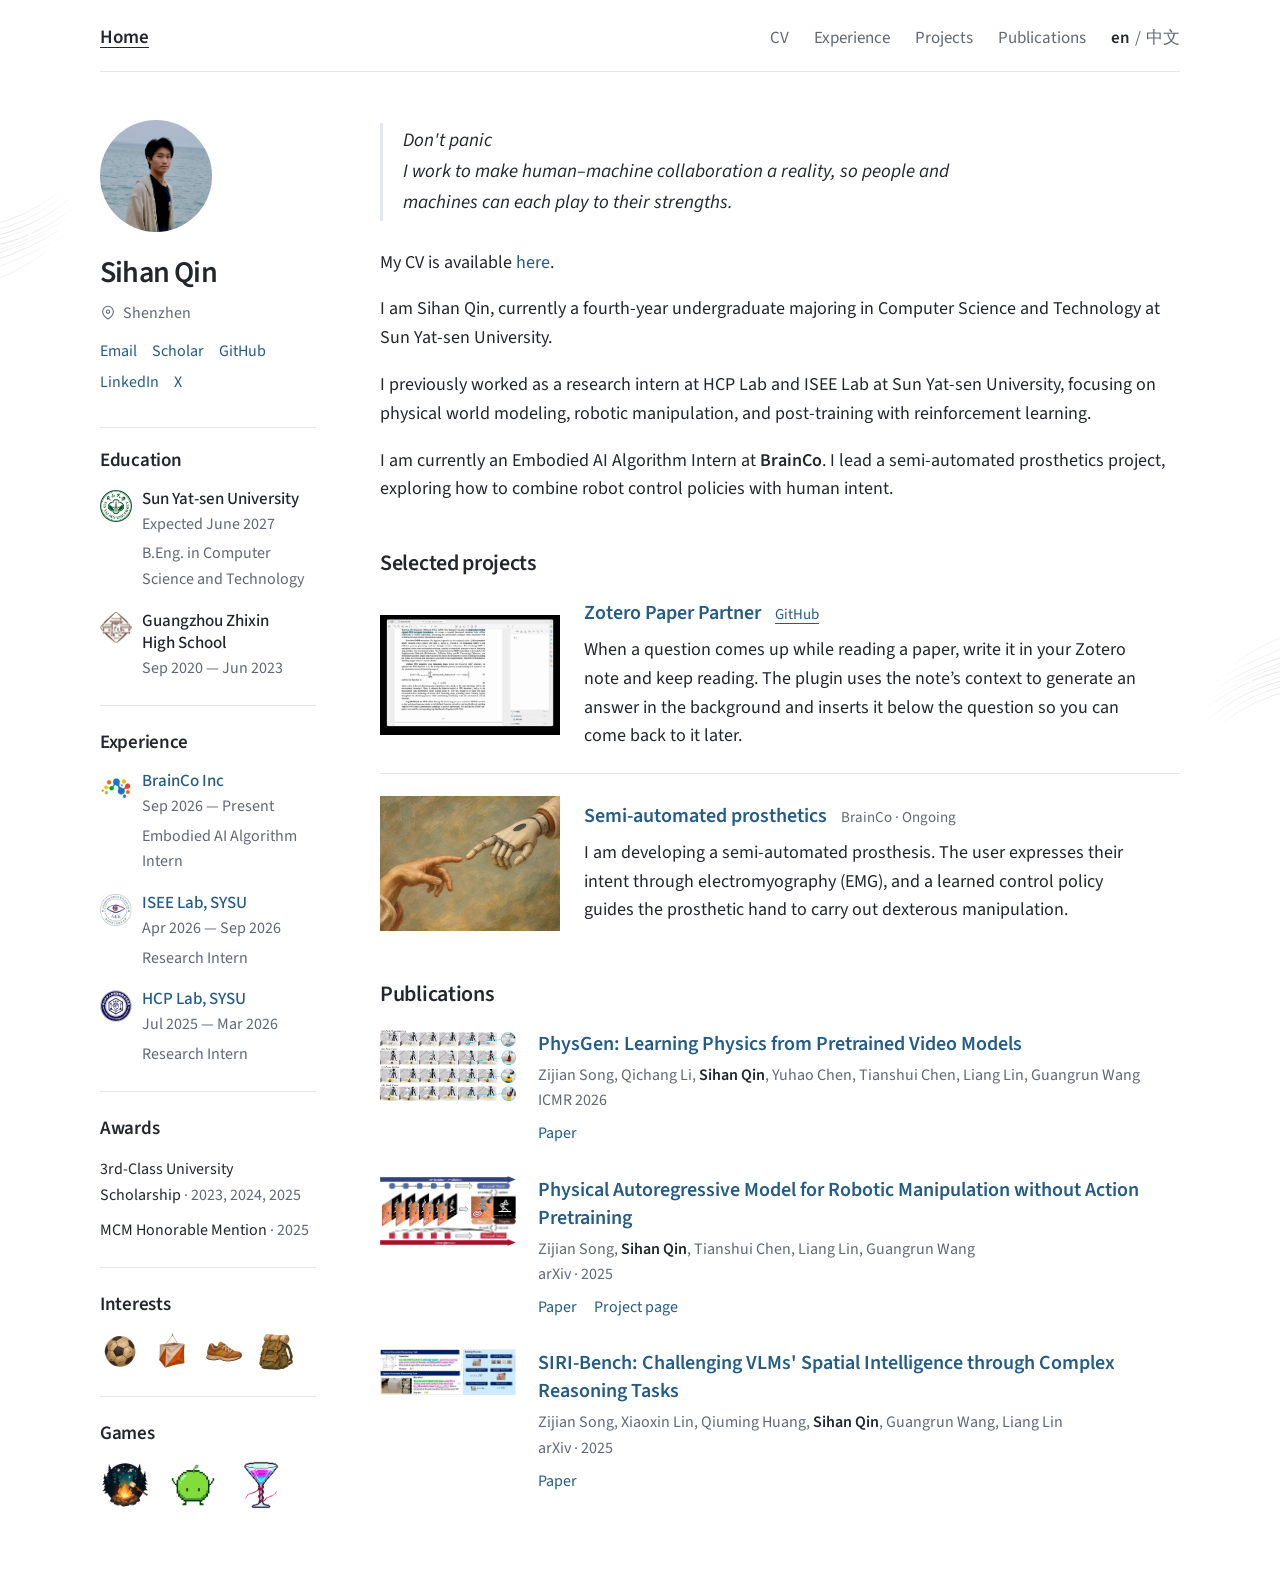
<file: index.html>
<!DOCTYPE html>
<html lang="en">
<head>
  <meta charset="UTF-8">
  <meta name="viewport" content="width=device-width, initial-scale=1.0">
  <meta name="description" content="Sihan Qin — computer science undergraduate at Sun Yat-sen University, working on robot learning and real-world robotic systems.">
  <title>Sihan Qin</title>
  <link rel="preconnect" href="https://fonts.googleapis.com">
  <link rel="preconnect" href="https://fonts.gstatic.com" crossorigin>
  <link href="https://fonts.googleapis.com/css2?family=Source+Sans+3:wght@400;600;700&amp;display=swap" rel="stylesheet">
  <link rel="stylesheet" href="styles.css?v=20261120-margins">
</head>
<body class="home-page">
  <a class="skip-link" href="#main">Skip to content</a>
  <div class="page">
    <header class="site-header">
      <a class="site-name" href="index.html" aria-current="page">Home</a>
      <nav class="site-nav" aria-label="Main navigation">
        <a href="cv.html">CV</a>
        <a href="experience.html">Experience</a>
        <a href="projects.html">Projects</a>
        <a href="publications.html">Publications</a>
        <span class="language-switch" role="group" aria-label="Language">
          <span class="current-language" lang="en" aria-label="Current language: English">en</span><span aria-hidden="true">/</span><a href="index-zh.html" lang="zh-CN" hreflang="zh-CN" aria-label="Switch to Chinese">中文</a>
        </span>
      </nav>
    </header>
    <main id="main" class="home-layout">
      <div class="home-sidebar">
        <section class="home-profile" aria-labelledby="name">
          <img class="portrait" src="5a7bff0bb90dca2607df9e094d339663.jpg" alt="Portrait of Sihan Qin" width="164" height="164">
          <div class="profile-copy">
            <h1 id="name">Sihan Qin</h1>
            <p class="profile-location"><svg xmlns="http://www.w3.org/2000/svg" width="16" height="16" viewBox="0 0 24 24" fill="none" stroke="currentColor" stroke-width="1.6" stroke-linecap="round" stroke-linejoin="round" aria-hidden="true"><path d="M20 10c0 6-8 11-8 11S4 16 4 10a8 8 0 1 1 16 0Z"/><circle cx="12" cy="10" r="2.5"/></svg><span>Shenzhen</span></p>
            <div class="links" aria-label="Contact and profiles">
              <a href="mailto:qinsihan999@gmail.com">Email</a>
              <a href="https://scholar.google.com/citations?user=vUdEZbMAAAAJ">Scholar</a>
              <a href="https://github.com/QinSihan">GitHub</a>
              <a href="https://www.linkedin.com/in/sihanqin">LinkedIn</a>
              <a href="https://x.com/sihan_qin">X</a>
            </div>
          </div>
        </section>
        <aside class="home-background" aria-label="Education and background">
          <section class="section" aria-labelledby="education-title">
            <div class="section-heading"><h2 id="education-title">Education</h2></div>
            <div class="entry-list">
              <article class="entry experience-entry">
                <img class="experience-icon" src="assets/logos/sysu.png" alt="" width="32" height="32">
                <div><div class="entry-heading"><h3>Sun Yat-sen University</h3><span class="meta">Expected June 2027</span></div><p class="meta">B.Eng. in Computer Science and Technology</p></div>
              </article>
              <article class="entry experience-entry">
                <img class="experience-icon" src="assets/logos/zhixin.png" alt="" width="32" height="32">
                <div class="entry-heading"><h3>Guangzhou Zhixin High School</h3><span class="meta">Sep 2020 — Jun 2023</span></div>
              </article>
            </div>
          </section>
          <section class="section" aria-labelledby="experience-title">
            <div class="section-heading"><h2 id="experience-title">Experience</h2></div>
            <div class="entry-list">
              <article class="entry experience-entry"><img class="experience-icon" src="assets/logos/brainco.svg" alt="" width="32" height="32"><div><div class="entry-heading"><h3><a href="experience.html#brainco">BrainCo Inc</a></h3><time>Sep 2026 — Present</time></div><p class="meta">Embodied AI Algorithm Intern</p></div></article>
              <article class="entry experience-entry"><img class="experience-icon" src="assets/logos/isee.png" alt="" width="32" height="32"><div><div class="entry-heading"><h3><a href="experience.html#isee">ISEE Lab, SYSU</a></h3><time>Apr 2026 — Sep 2026</time></div><p class="meta">Research Intern</p></div></article>
              <article class="entry experience-entry"><img class="experience-icon" src="assets/logos/hcp.png" alt="" width="32" height="32"><div><div class="entry-heading"><h3><a href="experience.html#hcp">HCP Lab, SYSU</a></h3><time>Jul 2025 — Mar 2026</time></div><p class="meta">Research Intern</p></div></article>
            </div>
          </section>
          <section class="section" aria-labelledby="awards-title">
            <div class="section-heading"><h2 id="awards-title">Awards</h2></div>
            <ul class="compact-list"><li>3rd-Class University Scholarship <span class="muted">· 2023, 2024, 2025</span></li><li>MCM Honorable Mention <span class="muted">· 2025</span></li></ul>
          </section>
          <section class="section" aria-labelledby="interests-title">
            <div class="section-heading"><h2 id="interests-title">Interests</h2></div>
            <div class="personal-interests" aria-label="Personal interests">
              <span class="icon-badge" tabindex="0" aria-describedby="tip-football">
                <img src="assets/icons/football-oil.webp" alt="Football" width="40" height="40">
                <span class="icon-tooltip" id="tip-football" role="tooltip"><strong>Football</strong></span>
              </span>
              <span class="icon-badge" tabindex="0" aria-describedby="tip-orienteering">
                <img src="assets/icons/orienteering-oil.webp" alt="Orienteering" width="40" height="40">
                <span class="icon-tooltip" id="tip-orienteering" role="tooltip"><strong>Orienteering</strong></span>
              </span>
              <span class="icon-badge" tabindex="0" aria-describedby="tip-running">
                <img src="assets/icons/running-oil.webp" alt="Running" width="40" height="40">
                <span class="icon-tooltip" id="tip-running" role="tooltip"><strong>Running</strong></span>
              </span>
              <span class="icon-badge" tabindex="0" aria-describedby="tip-hiking">
                <img src="assets/icons/hiking-oil.webp" alt="Hiking" width="40" height="40">
                <span class="icon-tooltip" id="tip-hiking" role="tooltip"><strong>Hiking</strong></span>
              </span>
            </div>
          </section>
          <section class="section" aria-labelledby="games-title">
            <div class="section-heading"><h2 id="games-title">Games</h2></div>
            <div class="game-badges" aria-label="Favorite games">
              <span class="icon-badge" tabindex="0" aria-describedby="tip-outer-wilds">
                <img src="assets/icons/outer-wilds.png?v=20261119-v2" alt="Outer Wilds — campfire and roasting marshmallow" width="50" height="50">
                <span class="icon-tooltip" id="tip-outer-wilds" role="tooltip"><strong>Outer Wilds</strong></span>
              </span>
              <span class="icon-badge" tabindex="0" aria-describedby="tip-stardew-valley">
                <img src="assets/icons/stardew-valley.png?v=20261119-v2" alt="Stardew Valley — Junimo" width="50" height="50">
                <span class="icon-tooltip" id="tip-stardew-valley" role="tooltip"><strong>Stardew Valley</strong></span>
              </span>
              <span class="icon-badge" tabindex="0" aria-describedby="tip-cyberpunk-bar">
                <img src="assets/icons/red-strings-va11halla.png?v=20261119-v2" alt="The Red Strings Club and VA-11 HALL-A — cyberpunk martini glass wrapped in red strings" width="50" height="50">
                <span class="icon-tooltip" id="tip-cyberpunk-bar" role="tooltip"><strong>Time to mix drinks and change lives.</strong></span>
              </span>
            </div>
          </section>
        </aside>
      </div>
      <div class="home-content">
        <section class="home-thought" aria-label="Research perspective and introduction">
          <blockquote class="thought-quote">
            <p>Don't panic<br>I work to make human–machine collaboration a reality, so people and machines can each play to their strengths.</p>
          </blockquote>
          <div class="home-bio">
            <p>My CV is available <a href="assets/cv/Sihan_Qin_Resume.pdf">here</a>.</p>
            <p>I am Sihan Qin, currently a fourth-year undergraduate majoring in Computer Science and Technology at Sun Yat-sen University.</p>
            <p>I previously worked as a research intern at HCP Lab and ISEE Lab at Sun Yat-sen University, focusing on physical world modeling, robotic manipulation, and post-training with reinforcement learning.</p>
            <p>I am currently an Embodied AI Algorithm Intern at <strong>BrainCo</strong>. I lead a semi-automated prosthetics project, exploring how to combine robot control policies with human intent.</p>
          </div>
        </section>
        <section class="home-work" aria-labelledby="work-title">
          <div class="section-heading"><h2 id="work-title">Selected projects</h2></div>
          <div class="featured-work">
            <article class="work-summary">
              <a class="work-image" href="projects.html#zotero-paper-partner"><img src="assets/projects/zotero-paper-partner-demo.gif" alt="Zotero Paper Partner demo: questions and answers inside Zotero notes" width="480" height="360" loading="lazy"></a>
              <div class="work-description">
                <div class="work-heading">
                  <h3><a href="projects.html#zotero-paper-partner">Zotero Paper Partner</a></h3>
                  <a href="https://github.com/QinSihan/zotero-paper-partner" lang="en">GitHub</a>
                </div>
                <p>When a question comes up while reading a paper, write it in your Zotero note and keep reading. The plugin uses the note’s context to generate an answer in the background and inserts it below the question so you can come back to it later.</p>
              </div>
            </article>
            <article class="work-summary">
              <a class="work-image" href="experience.html#brainco"><img src="assets/projects/prosthetic-reach.webp" alt="Oil painting of a human hand and a prosthetic hand reaching toward each other, fingertips almost touching" width="720" height="540" loading="lazy"></a>
              <div class="work-description">
                <div class="work-heading">
                  <h3><a href="experience.html#brainco">Semi-automated prosthetics</a></h3>
                  <span>BrainCo · Ongoing</span>
                </div>
                <p>I am developing a semi-automated prosthesis. The user expresses their intent through electromyography (EMG), and a learned control policy guides the prosthetic hand to carry out dexterous manipulation.</p>
              </div>
            </article>
          </div>
        </section>
        <section class="section home-publications" aria-labelledby="publications-title">
          <div class="section-heading"><h2 id="publications-title">Publications</h2></div>
          <div class="publication-list">
            <article class="publication">
              <a class="publication-image" href="publications.html#physgen" aria-label="Read about PhysGen"><img src="assets/publications/physgen.png" alt="PhysGen real-world robot manipulation experiments" loading="lazy"></a>
              <div>
                <h3><a href="publications.html#physgen">PhysGen: Learning Physics from Pretrained Video Models</a></h3>
                <p class="authors">Zijian Song, Qichang Li, <strong>Sihan Qin</strong>, Yuhao Chen, Tianshui Chen, Liang Lin, Guangrun Wang</p>
                <p class="meta">ICMR 2026</p>
                <div class="links"><a href="https://arxiv.org/abs/2603.00110">Paper</a></div>
              </div>
            </article>
            <article class="publication">
              <a class="publication-image" href="publications.html#par" aria-label="Read about the Physical Autoregressive Model"><img src="assets/publications/par.png" alt="Physical autoregression linking visual state, robot action, and environmental feedback" loading="lazy"></a>
              <div>
                <h3><a href="publications.html#par">Physical Autoregressive Model for Robotic Manipulation without Action Pretraining</a></h3>
                <p class="authors">Zijian Song, <strong>Sihan Qin</strong>, Tianshui Chen, Liang Lin, Guangrun Wang</p>
                <p class="meta">arXiv · 2025</p>
                <div class="links"><a href="https://arxiv.org/abs/2508.09822">Paper</a><a href="https://hcplab-sysu.github.io/PhysicalAutoregressiveModel/">Project page</a></div>
              </div>
            </article>
            <article class="publication">
              <a class="publication-image" href="publications.html#siri-bench" aria-label="Read about SIRI-Bench"><img src="assets/publications/siri-bench.png" alt="Comparison of text-grounded reasoning and spatial reasoning in three-dimensional scenes" loading="lazy"></a>
              <div>
                <h3><a href="publications.html#siri-bench">SIRI-Bench: Challenging VLMs' Spatial Intelligence through Complex Reasoning Tasks</a></h3>
                <p class="authors">Zijian Song, Xiaoxin Lin, Qiuming Huang, <strong>Sihan Qin</strong>, Guangrun Wang, Liang Lin</p>
                <p class="meta">arXiv · 2025</p>
                <div class="links"><a href="https://arxiv.org/abs/2506.14512">Paper</a></div>
              </div>
            </article>
          </div>
        </section>
      </div>
    </main>
  </div>
</body>
</html>
</file>
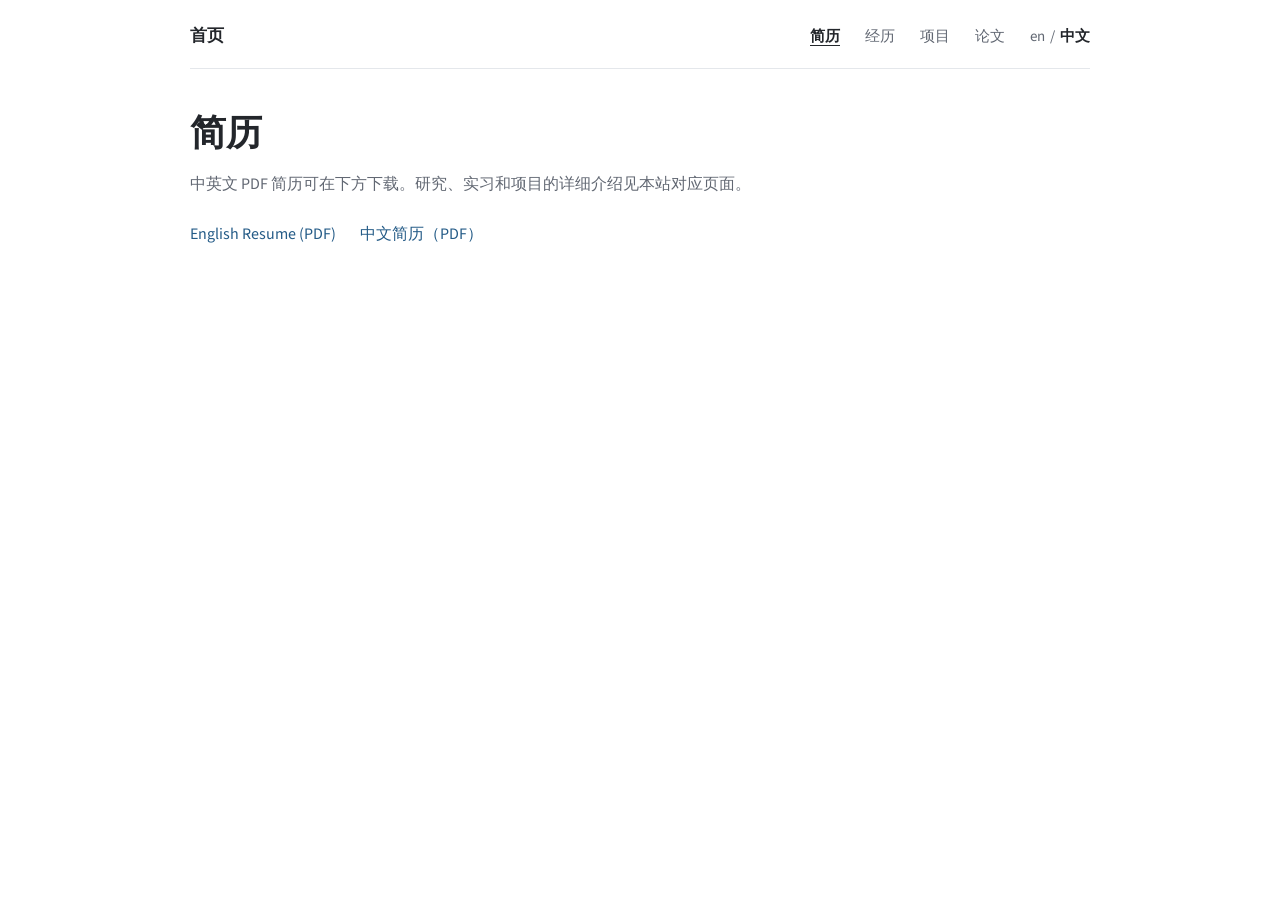
<file: cv-zh.html>
<!DOCTYPE html>
<html lang="zh-CN">
<head>
  <meta charset="UTF-8">
  <meta name="viewport" content="width=device-width, initial-scale=1.0">
  <meta name="description" content="Sihan Qin 的中英文简历。">
  <title>简历 | Sihan Qin</title>
  <link rel="preconnect" href="https://fonts.googleapis.com">
  <link rel="preconnect" href="https://fonts.gstatic.com" crossorigin>
  <link href="https://fonts.googleapis.com/css2?family=Source+Sans+3:wght@400;600;700&amp;display=swap" rel="stylesheet">
  <link rel="stylesheet" href="styles.css?v=20261103-experience-layout">
</head>
<body>
  <a class="skip-link" href="#main">跳转到正文</a>
  <div class="page">
    <header class="site-header">
      <a class="site-name" href="index-zh.html">首页</a>
      <nav class="site-nav" aria-label="主导航">
        <a href="cv-zh.html" aria-current="page">简历</a>
        <a href="experience-zh.html">经历</a>
        <a href="projects-zh.html">项目</a>
        <a href="publications-zh.html">论文</a>
        <span class="language-switch" role="group" aria-label="语言">
          <a href="cv.html" class="latin-text" lang="en" hreflang="en" aria-label="切换到英文">en</a><span aria-hidden="true">/</span><span class="current-language" lang="zh-CN" aria-label="当前语言：中文">中文</span>
        </span>
      </nav>
    </header>
    <main id="main">
      <h1 class="page-title">简历</h1>
      <p class="page-intro">中英文 PDF 简历可在下方下载。研究、实习和项目的详细介绍见本站对应页面。</p>
      <nav class="page-index" aria-label="简历语言">
        <a href="assets/cv/Sihan_Qin_Resume.pdf" lang="en" hreflang="en">English Resume (PDF)</a>
        <a href="assets/cv/Sihan_Qin_Resume_zh.pdf" lang="zh-CN" hreflang="zh-CN">中文简历（PDF）</a>
      </nav>
    </main>
  </div>
</body>
</html>
</file>
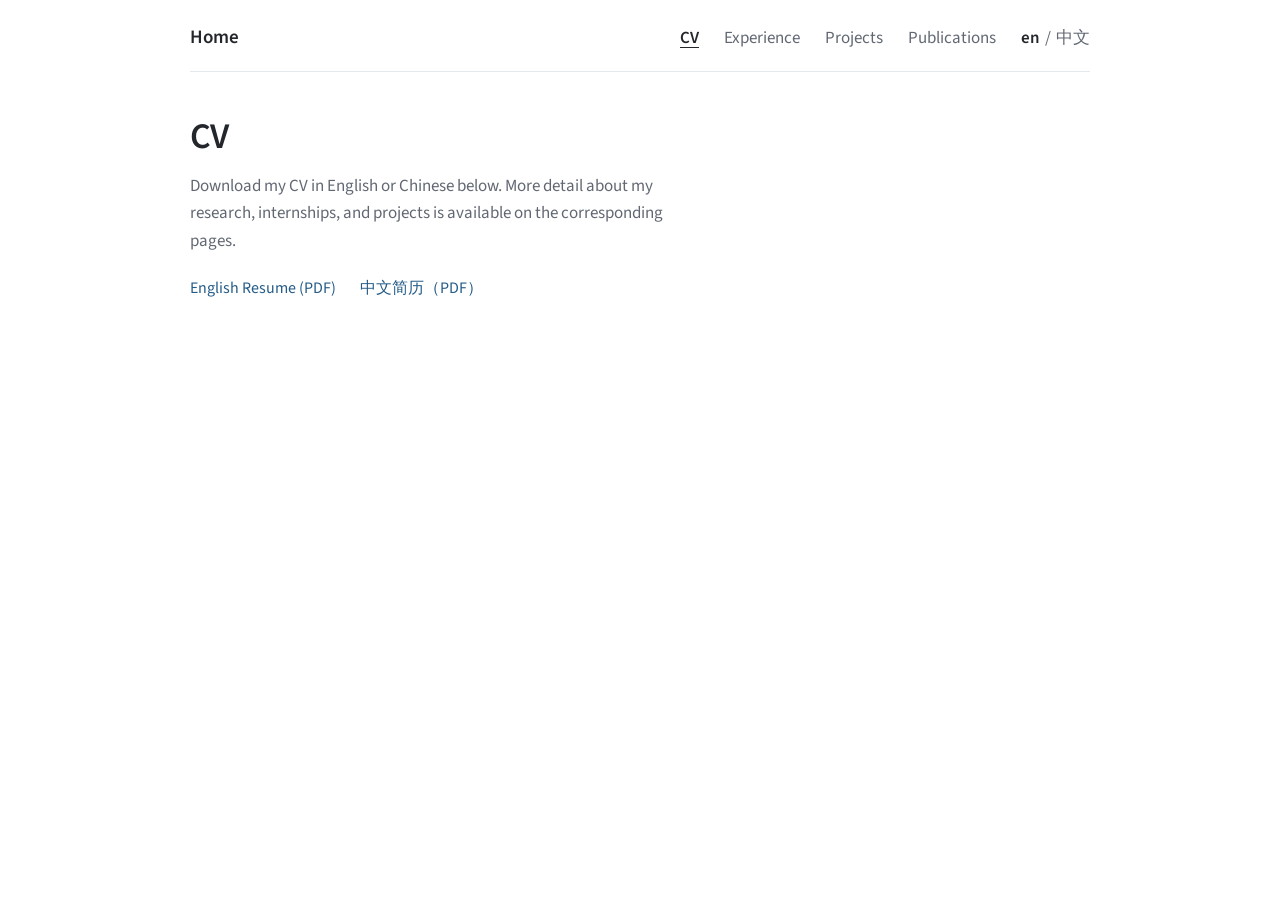
<file: cv.html>
<!DOCTYPE html>
<html lang="en">
<head>
  <meta charset="UTF-8">
  <meta name="viewport" content="width=device-width, initial-scale=1.0">
  <meta name="description" content="English and Chinese resumes of Sihan Qin.">
  <title>CV | Sihan Qin</title>
  <link rel="preconnect" href="https://fonts.googleapis.com">
  <link rel="preconnect" href="https://fonts.gstatic.com" crossorigin>
  <link href="https://fonts.googleapis.com/css2?family=Source+Sans+3:wght@400;600;700&amp;display=swap" rel="stylesheet">
  <link rel="stylesheet" href="styles.css?v=20261103-experience-layout">
</head>
<body>
  <a class="skip-link" href="#main">Skip to content</a>
  <div class="page">
    <header class="site-header">
      <a class="site-name" href="index.html">Home</a>
      <nav class="site-nav" aria-label="Main navigation">
        <a href="cv.html" aria-current="page">CV</a>
        <a href="experience.html">Experience</a>
        <a href="projects.html">Projects</a>
        <a href="publications.html">Publications</a>
        <span class="language-switch" role="group" aria-label="Language">
          <span class="current-language" lang="en" aria-label="Current language: English">en</span><span aria-hidden="true">/</span><a href="cv-zh.html" lang="zh-CN" hreflang="zh-CN" aria-label="Switch to Chinese">中文</a>
        </span>
      </nav>
    </header>
    <main id="main">
      <h1 class="page-title">CV</h1>
      <p class="page-intro">Download my CV in English or Chinese below. More detail about my research, internships, and projects is available on the corresponding pages.</p>
      <nav class="page-index" aria-label="Resume language">
        <a href="assets/cv/Sihan_Qin_Resume.pdf" lang="en" hreflang="en">English Resume (PDF)</a>
        <a href="assets/cv/Sihan_Qin_Resume_zh.pdf" lang="zh-CN" hreflang="zh-CN">中文简历（PDF）</a>
      </nav>
    </main>
  </div>
</body>
</html>
</file>
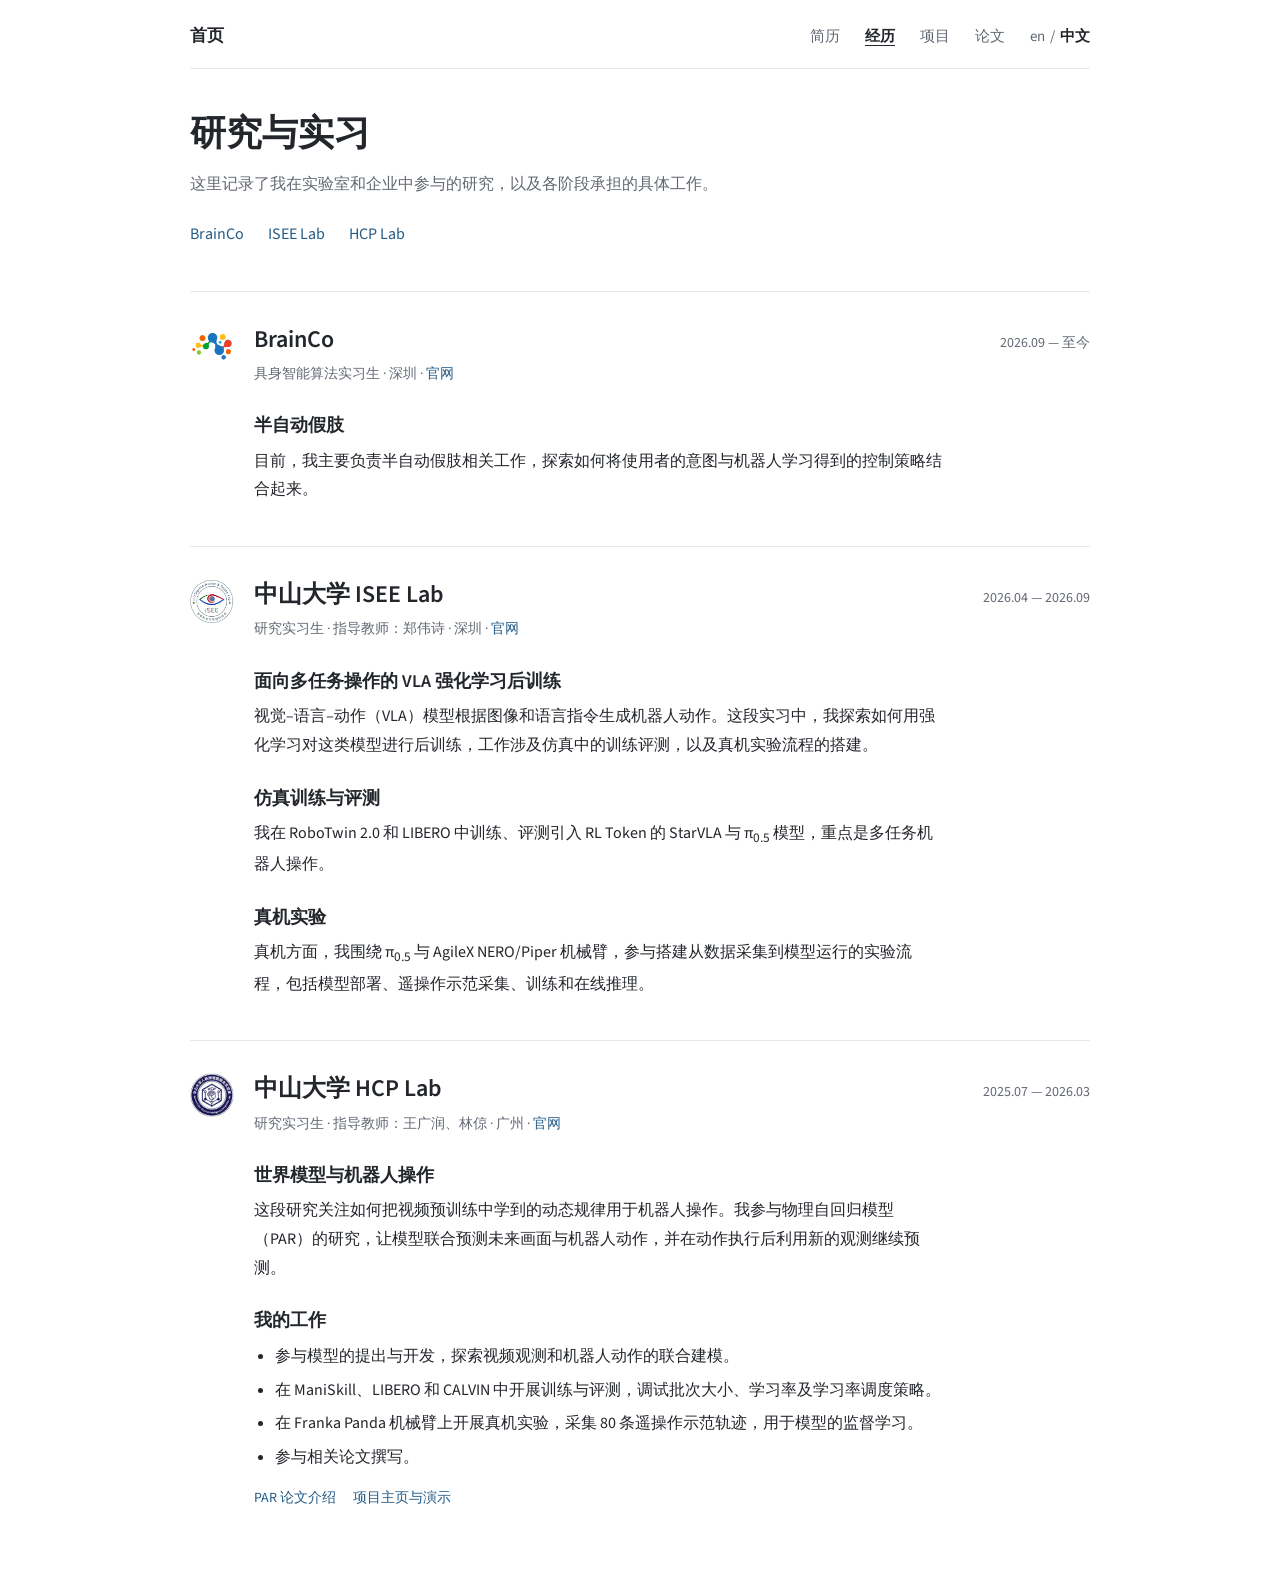
<file: experience-zh.html>
<!DOCTYPE html>
<html lang="zh-CN">
<head>
  <meta charset="UTF-8">
  <meta name="viewport" content="width=device-width, initial-scale=1.0">
  <meta name="description" content="Sihan Qin 在机器人学习、世界模型与假肢控制方面的研究和实习经历。">
  <title>经历 | Sihan Qin</title>
  <link rel="preconnect" href="https://fonts.googleapis.com">
  <link rel="preconnect" href="https://fonts.gstatic.com" crossorigin>
  <link href="https://fonts.googleapis.com/css2?family=Source+Sans+3:wght@400;600;700&amp;display=swap" rel="stylesheet">
  <link rel="stylesheet" href="styles.css?v=20261103-official-logos">
</head>
<body>
  <a class="skip-link" href="#main">跳转到正文</a>
  <div class="page">
    <header class="site-header">
      <a class="site-name" href="index-zh.html">首页</a>
      <nav class="site-nav" aria-label="主导航">
        <a href="cv-zh.html">简历</a>
        <a href="experience-zh.html" aria-current="page">经历</a>
        <a href="projects-zh.html">项目</a>
        <a href="publications-zh.html">论文</a>
        <span class="language-switch" role="group" aria-label="语言">
          <a href="experience.html" class="latin-text" lang="en" hreflang="en" aria-label="切换到英文">en</a><span aria-hidden="true">/</span><span class="current-language" lang="zh-CN" aria-label="当前语言：中文">中文</span>
        </span>
      </nav>
    </header>
    <main id="main">
      <h1 class="page-title">研究与实习</h1>
      <p class="page-intro">这里记录了我在实验室和企业中参与的研究，以及各阶段承担的具体工作。</p>
      <nav class="page-index" aria-label="本页经历"><a href="#brainco">BrainCo</a><a href="#isee">ISEE Lab</a><a href="#hcp">HCP Lab</a></nav>

      <article class="work-detail experience-detail" id="brainco" aria-labelledby="brainco-title">
        <img class="experience-icon" src="assets/logos/brainco.svg" alt="" width="44" height="44">
        <div class="entry-heading"><h2 id="brainco-title">BrainCo</h2><time>2026.09 — 至今</time></div>
        <p class="meta">具身智能算法实习生 · 深圳 · <a href="https://www.brainco.tech/">官网</a></p>
        <h3>半自动假肢</h3>
        <p>目前，我主要负责半自动假肢相关工作，探索如何将使用者的意图与机器人学习得到的控制策略结合起来。</p>
      </article>

      <article class="work-detail experience-detail" id="isee" aria-labelledby="isee-title">
        <img class="experience-icon" src="assets/logos/isee.png" alt="" width="44" height="44">
        <div class="entry-heading"><h2 id="isee-title">中山大学 ISEE Lab</h2><time>2026.04 — 2026.09</time></div>
        <p class="meta">研究实习生 · 指导教师：郑伟诗 · 深圳 · <a href="https://isee-ai.cn/">官网</a></p>
        <h3>面向多任务操作的 VLA 强化学习后训练</h3>
        <p>视觉–语言–动作（VLA）模型根据图像和语言指令生成机器人动作。这段实习中，我探索如何用强化学习对这类模型进行后训练，工作涉及仿真中的训练评测，以及真机实验流程的搭建。</p>
        <h3>仿真训练与评测</h3>
        <p>我在 RoboTwin 2.0 和 LIBERO 中训练、评测引入 RL Token 的 StarVLA 与 π<sub>0.5</sub> 模型，重点是多任务机器人操作。</p>
        <h3>真机实验</h3>
        <p>真机方面，我围绕 π<sub>0.5</sub> 与 AgileX NERO/Piper 机械臂，参与搭建从数据采集到模型运行的实验流程，包括模型部署、遥操作示范采集、训练和在线推理。</p>
      </article>

      <article class="work-detail experience-detail" id="hcp" aria-labelledby="hcp-title">
        <img class="experience-icon" src="assets/logos/hcp.png" alt="" width="44" height="44">
        <div class="entry-heading"><h2 id="hcp-title">中山大学 HCP Lab</h2><time>2025.07 — 2026.03</time></div>
        <p class="meta">研究实习生 · 指导教师：王广润、林倞 · 广州 · <a href="https://sysu-hcp.net/">官网</a></p>
        <h3>世界模型与机器人操作</h3>
        <p>这段研究关注如何把视频预训练中学到的动态规律用于机器人操作。我参与物理自回归模型（PAR）的研究，让模型联合预测未来画面与机器人动作，并在动作执行后利用新的观测继续预测。</p>
        <h3>我的工作</h3>
        <ul>
          <li>参与模型的提出与开发，探索视频观测和机器人动作的联合建模。</li>
          <li>在 ManiSkill、LIBERO 和 CALVIN 中开展训练与评测，调试批次大小、学习率及学习率调度策略。</li>
          <li>在 Franka Panda 机械臂上开展真机实验，采集 80 条遥操作示范轨迹，用于模型的监督学习。</li>
          <li>参与相关论文撰写。</li>
        </ul>
        <div class="links"><a href="publications-zh.html#par">PAR 论文介绍</a><a href="https://hcplab-sysu.github.io/PhysicalAutoregressiveModel/">项目主页与演示</a></div>
      </article>
    </main>
  </div>
</body>
</html>
</file>
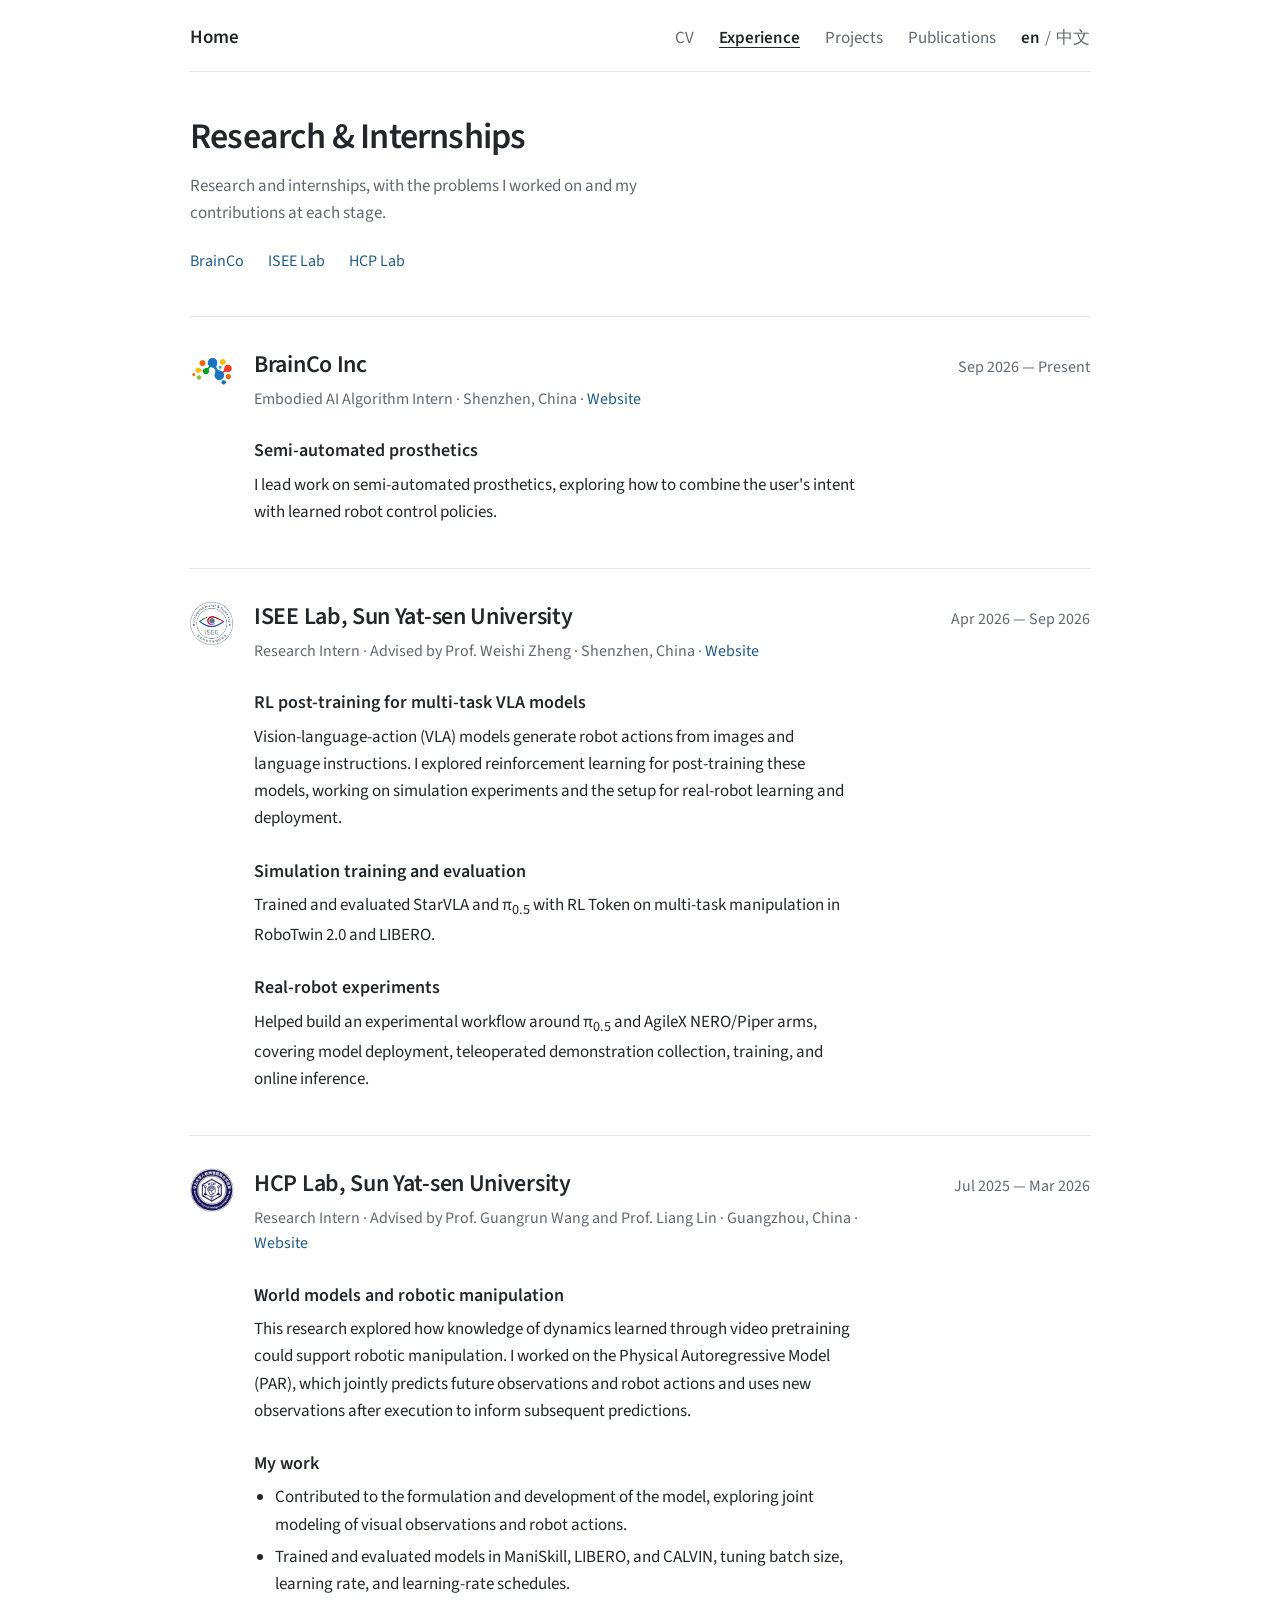
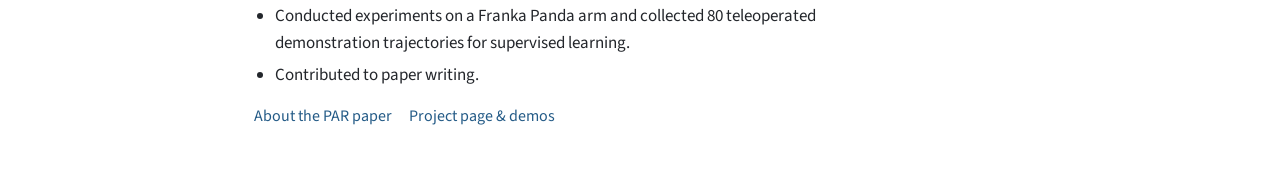
<file: experience.html>
<!DOCTYPE html>
<html lang="en">
<head>
  <meta charset="UTF-8">
  <meta name="viewport" content="width=device-width, initial-scale=1.0">
  <meta name="description" content="Sihan Qin's research and internship experience in robot learning, world models, and prosthetics.">
  <title>Experience | Sihan Qin</title>
  <link rel="preconnect" href="https://fonts.googleapis.com">
  <link rel="preconnect" href="https://fonts.gstatic.com" crossorigin>
  <link href="https://fonts.googleapis.com/css2?family=Source+Sans+3:wght@400;600;700&amp;display=swap" rel="stylesheet">
  <link rel="stylesheet" href="styles.css?v=20261103-official-logos">
</head>
<body>
  <a class="skip-link" href="#main">Skip to content</a>
  <div class="page">
    <header class="site-header">
      <a class="site-name" href="index.html">Home</a>
      <nav class="site-nav" aria-label="Main navigation">
        <a href="cv.html">CV</a>
        <a href="experience.html" aria-current="page">Experience</a>
        <a href="projects.html">Projects</a>
        <a href="publications.html">Publications</a>
        <span class="language-switch" role="group" aria-label="Language">
          <span class="current-language" lang="en" aria-label="Current language: English">en</span><span aria-hidden="true">/</span><a href="experience-zh.html" lang="zh-CN" hreflang="zh-CN" aria-label="Switch to Chinese">中文</a>
        </span>
      </nav>
    </header>
    <main id="main">
      <h1 class="page-title">Research &amp; Internships</h1>
      <p class="page-intro">Research and internships, with the problems I worked on and my contributions at each stage.</p>
      <nav class="page-index" aria-label="Experience on this page"><a href="#brainco">BrainCo</a><a href="#isee">ISEE Lab</a><a href="#hcp">HCP Lab</a></nav>

      <article class="work-detail experience-detail" id="brainco" aria-labelledby="brainco-title">
        <img class="experience-icon" src="assets/logos/brainco.svg" alt="" width="44" height="44">
        <div class="entry-heading"><h2 id="brainco-title">BrainCo Inc</h2><time>Sep 2026 — Present</time></div>
        <p class="meta">Embodied AI Algorithm Intern · Shenzhen, China · <a href="https://www.brainco.tech/">Website</a></p>
        <h3>Semi-automated prosthetics</h3>
        <p>I lead work on semi-automated prosthetics, exploring how to combine the user's intent with learned robot control policies.</p>
      </article>

      <article class="work-detail experience-detail" id="isee" aria-labelledby="isee-title">
        <img class="experience-icon" src="assets/logos/isee.png" alt="" width="44" height="44">
        <div class="entry-heading"><h2 id="isee-title">ISEE Lab, Sun Yat-sen University</h2><time>Apr 2026 — Sep 2026</time></div>
        <p class="meta">Research Intern · Advised by Prof. Weishi Zheng · Shenzhen, China · <a href="https://isee-ai.cn/">Website</a></p>
        <h3>RL post-training for multi-task VLA models</h3>
        <p>Vision-language-action (VLA) models generate robot actions from images and language instructions. I explored reinforcement learning for post-training these models, working on simulation experiments and the setup for real-robot learning and deployment.</p>
        <h3>Simulation training and evaluation</h3>
        <p>Trained and evaluated StarVLA and π<sub>0.5</sub> with RL Token on multi-task manipulation in RoboTwin 2.0 and LIBERO.</p>
        <h3>Real-robot experiments</h3>
        <p>Helped build an experimental workflow around π<sub>0.5</sub> and AgileX NERO/Piper arms, covering model deployment, teleoperated demonstration collection, training, and online inference.</p>
      </article>

      <article class="work-detail experience-detail" id="hcp" aria-labelledby="hcp-title">
        <img class="experience-icon" src="assets/logos/hcp.png" alt="" width="44" height="44">
        <div class="entry-heading"><h2 id="hcp-title">HCP Lab, Sun Yat-sen University</h2><time>Jul 2025 — Mar 2026</time></div>
        <p class="meta">Research Intern · Advised by Prof. Guangrun Wang and Prof. Liang Lin · Guangzhou, China · <a href="https://sysu-hcp.net/">Website</a></p>
        <h3>World models and robotic manipulation</h3>
        <p>This research explored how knowledge of dynamics learned through video pretraining could support robotic manipulation. I worked on the Physical Autoregressive Model (PAR), which jointly predicts future observations and robot actions and uses new observations after execution to inform subsequent predictions.</p>
        <h3>My work</h3>
        <ul>
          <li>Contributed to the formulation and development of the model, exploring joint modeling of visual observations and robot actions.</li>
          <li>Trained and evaluated models in ManiSkill, LIBERO, and CALVIN, tuning batch size, learning rate, and learning-rate schedules.</li>
          <li>Conducted experiments on a Franka Panda arm and collected 80 teleoperated demonstration trajectories for supervised learning.</li>
          <li>Contributed to paper writing.</li>
        </ul>
        <div class="links"><a href="publications.html#par">About the PAR paper</a><a href="https://hcplab-sysu.github.io/PhysicalAutoregressiveModel/">Project page &amp; demos</a></div>
      </article>
    </main>
  </div>
</body>
</html>
</file>
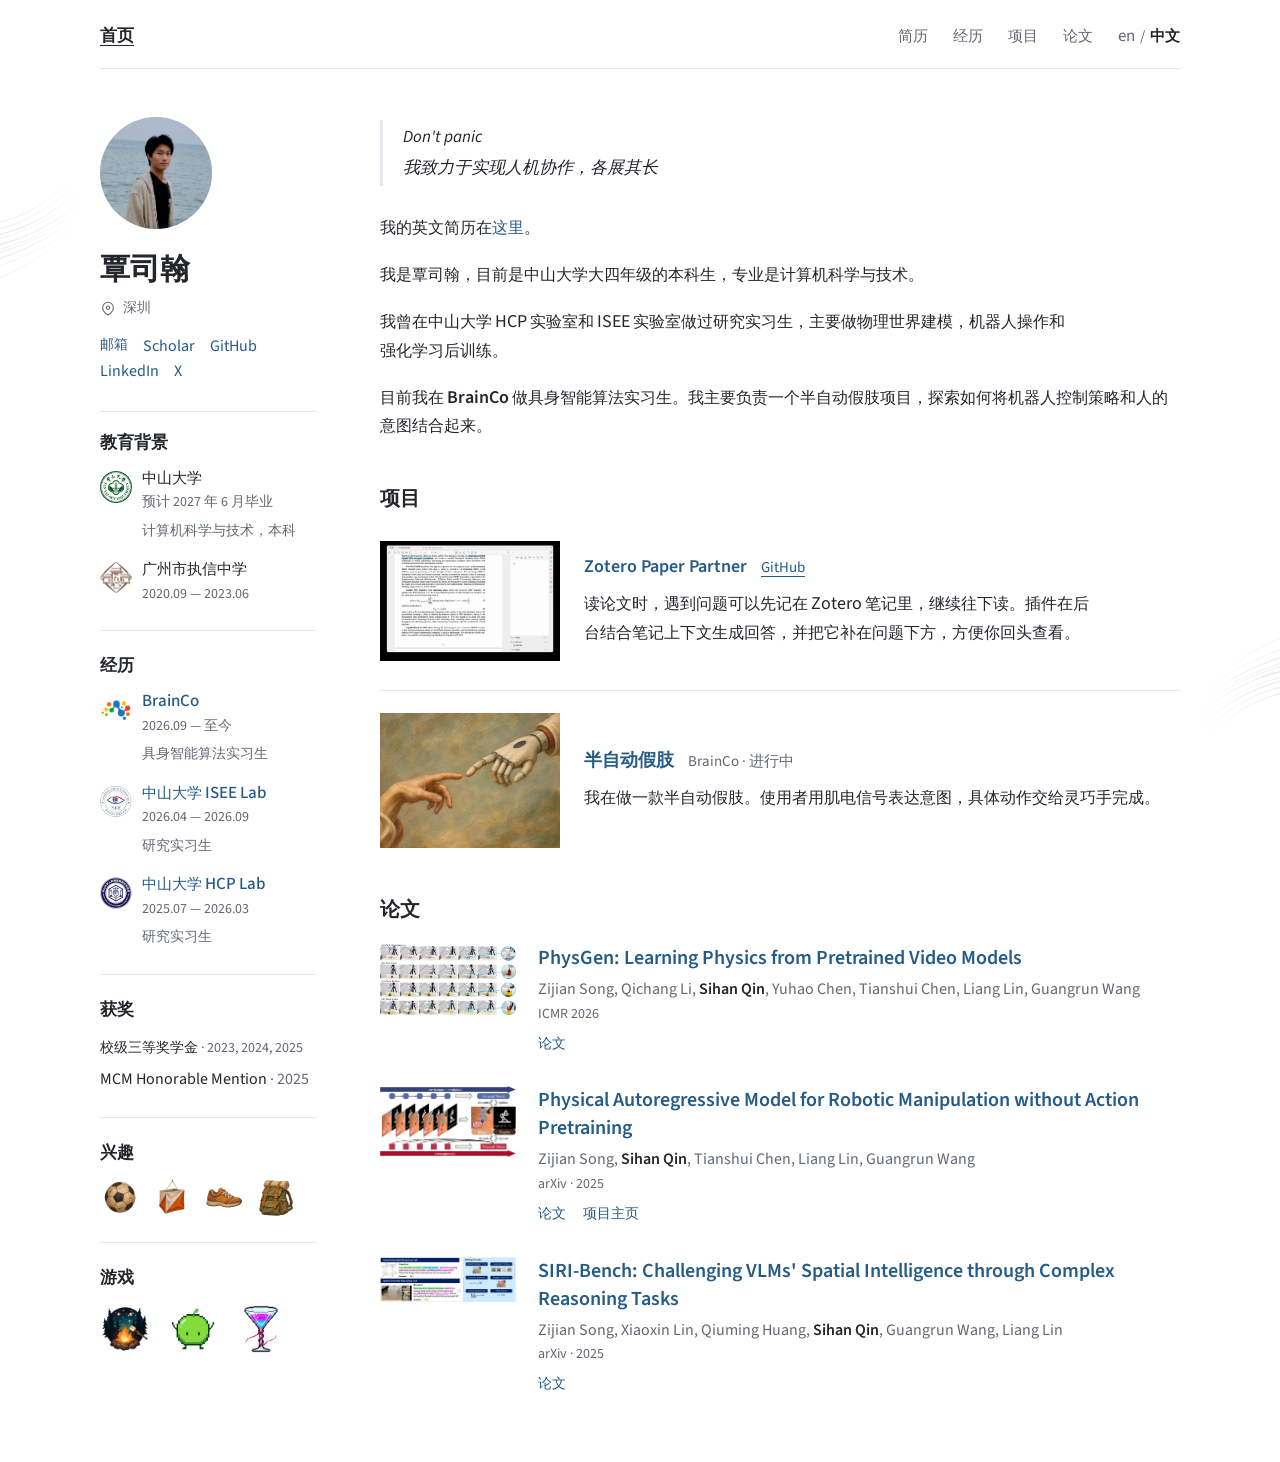
<file: index-zh.html>
<!DOCTYPE html>
<html lang="zh-CN">
<head>
  <meta charset="UTF-8">
  <meta name="viewport" content="width=device-width, initial-scale=1.0">
  <meta name="description" content="覃司翰，中山大学计算机科学与技术本科生，关注机器人学习与真实机器人系统。">
  <title>覃司翰</title>
  <link rel="preconnect" href="https://fonts.googleapis.com">
  <link rel="preconnect" href="https://fonts.gstatic.com" crossorigin>
  <link href="https://fonts.googleapis.com/css2?family=Source+Sans+3:wght@400;600;700&amp;display=swap" rel="stylesheet">
  <link rel="stylesheet" href="styles.css?v=20261120-margins">
</head>
<body class="home-page">
  <a class="skip-link" href="#main">跳转到正文</a>
  <div class="page">
    <header class="site-header">
      <a class="site-name" href="index-zh.html" aria-current="page">首页</a>
      <nav class="site-nav" aria-label="主导航">
        <a href="cv-zh.html">简历</a>
        <a href="experience-zh.html">经历</a>
        <a href="projects-zh.html">项目</a>
        <a href="publications-zh.html">论文</a>
        <span class="language-switch" role="group" aria-label="语言">
          <a href="index.html" class="latin-text" lang="en" hreflang="en" aria-label="切换到英文">en</a><span aria-hidden="true">/</span><span class="current-language" lang="zh-CN" aria-label="当前语言：中文">中文</span>
        </span>
      </nav>
    </header>
    <main id="main" class="home-layout">
      <div class="home-sidebar">
        <section class="home-profile" aria-labelledby="name">
          <img class="portrait" src="5a7bff0bb90dca2607df9e094d339663.jpg" alt="覃司翰的个人照片" width="164" height="164">
          <div class="profile-copy">
            <h1 id="name">覃司翰</h1>
            <p class="profile-location"><svg xmlns="http://www.w3.org/2000/svg" width="16" height="16" viewBox="0 0 24 24" fill="none" stroke="currentColor" stroke-width="1.6" stroke-linecap="round" stroke-linejoin="round" aria-hidden="true"><path d="M20 10c0 6-8 11-8 11S4 16 4 10a8 8 0 1 1 16 0Z"/><circle cx="12" cy="10" r="2.5"/></svg><span>深圳</span></p>
            <div class="links" aria-label="联系方式与个人资料">
              <a href="mailto:qinsihan999@gmail.com">邮箱</a>
              <a href="https://scholar.google.com/citations?user=vUdEZbMAAAAJ" class="latin-text" lang="en">Scholar</a>
              <a href="https://github.com/QinSihan" class="latin-text" lang="en">GitHub</a>
              <a href="https://www.linkedin.com/in/sihanqin" class="latin-text" lang="en">LinkedIn</a>
              <a href="https://x.com/sihan_qin" class="latin-text" lang="en">X</a>
            </div>
          </div>
        </section>
        <aside class="home-background" aria-label="教育与经历">
          <section class="section" aria-labelledby="education-title">
            <div class="section-heading"><h2 id="education-title">教育背景</h2></div>
            <div class="entry-list">
              <article class="entry experience-entry">
                <img class="experience-icon" src="assets/logos/sysu.png" alt="" width="32" height="32">
                <div><div class="entry-heading"><h3>中山大学</h3><span class="meta">预计 2027 年 6 月毕业</span></div><p class="meta">计算机科学与技术，本科</p></div>
              </article>
              <article class="entry experience-entry">
                <img class="experience-icon" src="assets/logos/zhixin.png" alt="" width="32" height="32">
                <div class="entry-heading"><h3>广州市执信中学</h3><span class="meta">2020.09 — 2023.06</span></div>
              </article>
            </div>
          </section>
          <section class="section" aria-labelledby="experience-title">
            <div class="section-heading"><h2 id="experience-title">经历</h2></div>
            <div class="entry-list">
              <article class="entry experience-entry"><img class="experience-icon" src="assets/logos/brainco.svg" alt="" width="32" height="32"><div><div class="entry-heading"><h3><a href="experience-zh.html#brainco" class="latin-text" lang="en">BrainCo</a></h3><time>2026.09 — 至今</time></div><p class="meta">具身智能算法实习生</p></div></article>
              <article class="entry experience-entry"><img class="experience-icon" src="assets/logos/isee.png" alt="" width="32" height="32"><div><div class="entry-heading"><h3><a href="experience-zh.html#isee">中山大学 <span class="latin-text" lang="en">ISEE Lab</span></a></h3><time>2026.04 — 2026.09</time></div><p class="meta">研究实习生</p></div></article>
              <article class="entry experience-entry"><img class="experience-icon" src="assets/logos/hcp.png" alt="" width="32" height="32"><div><div class="entry-heading"><h3><a href="experience-zh.html#hcp">中山大学 <span class="latin-text" lang="en">HCP Lab</span></a></h3><time>2025.07 — 2026.03</time></div><p class="meta">研究实习生</p></div></article>
            </div>
          </section>
          <section class="section" aria-labelledby="awards-title">
            <div class="section-heading"><h2 id="awards-title">获奖</h2></div>
            <ul class="compact-list"><li>校级三等奖学金 <span class="muted">· 2023, 2024, 2025</span></li><li><span class="latin-text" lang="en">MCM Honorable Mention <span class="muted">· 2025</span></span></li></ul>
          </section>
          <section class="section" aria-labelledby="interests-title">
            <div class="section-heading"><h2 id="interests-title">兴趣</h2></div>
            <div class="personal-interests" aria-label="个人兴趣">
              <span class="icon-badge" tabindex="0" aria-describedby="tip-football">
                <img src="assets/icons/football-oil.webp" alt="足球" width="40" height="40">
                <span class="icon-tooltip" id="tip-football" role="tooltip"><strong>足球</strong></span>
              </span>
              <span class="icon-badge" tabindex="0" aria-describedby="tip-orienteering">
                <img src="assets/icons/orienteering-oil.webp" alt="定向越野" width="40" height="40">
                <span class="icon-tooltip" id="tip-orienteering" role="tooltip"><strong>定向越野</strong></span>
              </span>
              <span class="icon-badge" tabindex="0" aria-describedby="tip-running">
                <img src="assets/icons/running-oil.webp" alt="跑步" width="40" height="40">
                <span class="icon-tooltip" id="tip-running" role="tooltip"><strong>跑步</strong></span>
              </span>
              <span class="icon-badge" tabindex="0" aria-describedby="tip-hiking">
                <img src="assets/icons/hiking-oil.webp" alt="徒步" width="40" height="40">
                <span class="icon-tooltip" id="tip-hiking" role="tooltip"><strong>徒步</strong></span>
              </span>
            </div>
          </section>
          <section class="section" aria-labelledby="games-title">
            <div class="section-heading"><h2 id="games-title">游戏</h2></div>
            <div class="game-badges" aria-label="喜爱的游戏">
              <span class="icon-badge" tabindex="0" aria-describedby="tip-outer-wilds">
                <img src="assets/icons/outer-wilds.png?v=20261119-v2" alt="星际拓荒——篝火与烤棉花糖" width="50" height="50">
                <span class="icon-tooltip" id="tip-outer-wilds" role="tooltip"><strong>星际拓荒</strong></span>
              </span>
              <span class="icon-badge" tabindex="0" aria-describedby="tip-stardew-valley">
                <img src="assets/icons/stardew-valley.png?v=20261119-v2" alt="星露谷物语——祝尼魔" width="50" height="50">
                <span class="icon-tooltip" id="tip-stardew-valley" role="tooltip"><strong>星露谷物语</strong></span>
              </span>
              <span class="icon-badge" tabindex="0" aria-describedby="tip-cyberpunk-bar">
                <img src="assets/icons/red-strings-va11halla.png?v=20261119-v2" alt="红弦俱乐部与赛博朋克酒保行动——缠绕红弦的赛博朋克马天尼酒杯" width="50" height="50">
                <span class="icon-tooltip" id="tip-cyberpunk-bar" role="tooltip"><strong>调制饮料，改变人生</strong></span>
              </span>
            </div>
          </section>
        </aside>
      </div>
      <div class="home-content">
        <section class="home-thought" aria-label="研究理念与个人介绍">
          <blockquote class="thought-quote">
            <p><span lang="en">Don't panic</span><br>我致力于实现人机协作，各展其长</p>
          </blockquote>
          <div class="home-bio">
            <p>我的英文简历在<a href="assets/cv/Sihan_Qin_Resume.pdf">这里</a>。</p>
            <p>我是覃司翰，目前是中山大学大四年级的本科生，专业是计算机科学与技术。</p>
            <p>我曾在中山大学 <span class="latin-text" lang="en">HCP</span> 实验室和 <span class="latin-text" lang="en">ISEE</span> 实验室做过研究实习生，主要做物理世界建模，机器人操作和<span style="white-space:nowrap">强化学习后训练</span>。</p>
            <p>目前我在 <strong class="latin-text" lang="en">BrainCo</strong> 做具身智能算法实习生。我主要负责一个半自动假肢项目，探索如何将机器人控制策略和人的意图结合起来。</p>
          </div>
        </section>
        <section class="home-work" aria-labelledby="work-title">
          <div class="section-heading"><h2 id="work-title">项目</h2></div>
          <div class="featured-work">
            <article class="work-summary">
              <a class="work-image" href="projects-zh.html#zotero-paper-partner"><img src="assets/projects/zotero-paper-partner-demo.gif" alt="Zotero Paper Partner 演示：在 Zotero 笔记中提问并获取回答" width="480" height="360" loading="lazy"></a>
              <div class="work-description">
                <div class="work-heading">
                  <h3><a href="projects-zh.html#zotero-paper-partner" lang="en">Zotero Paper Partner</a></h3>
                  <a href="https://github.com/QinSihan/zotero-paper-partner" lang="en">GitHub</a>
                </div>
                <p>读论文时，遇到问题可以先记在 <span class="latin-text" lang="en">Zotero</span> 笔记里，继续往下读。插件在后台结合笔记上下文生成回答，并把它补在问题下方，方便你回头查看。</p>
              </div>
            </article>
            <article class="work-summary">
              <a class="work-image" href="experience-zh.html#brainco"><img src="assets/projects/prosthetic-reach.webp" alt="油画中，人手与假肢手相向伸出，两根食指的指尖即将相触" width="720" height="540" loading="lazy"></a>
              <div class="work-description">
                <div class="work-heading">
                  <h3><a href="experience-zh.html#brainco">半自动假肢</a></h3>
                  <span>BrainCo · 进行中</span>
                </div>
                <p>我在做一款半自动假肢。使用者用肌电信号表达意图，具体动作交给灵巧手完成。</p>
              </div>
            </article>
          </div>
        </section>
        <section class="section home-publications" aria-labelledby="publications-title">
          <div class="section-heading"><h2 id="publications-title">论文</h2></div>
          <div class="publication-list">
            <article class="publication">
              <a class="publication-image" href="publications-zh.html#physgen" aria-label="查看 PhysGen 详情"><img src="assets/publications/physgen.png" alt="PhysGen 真实机器人操作实验" loading="lazy"></a>
              <div>
                <h3><a href="publications-zh.html#physgen">PhysGen: Learning Physics from Pretrained Video Models</a></h3>
                <p class="authors">Zijian Song, Qichang Li, <strong>Sihan Qin</strong>, Yuhao Chen, Tianshui Chen, Liang Lin, Guangrun Wang</p>
                <p class="meta">ICMR 2026</p>
                <div class="links"><a href="https://arxiv.org/abs/2603.00110">论文</a></div>
              </div>
            </article>
            <article class="publication">
              <a class="publication-image" href="publications-zh.html#par" aria-label="查看 Physical Autoregressive Model 详情"><img src="assets/publications/par.png" alt="连接视觉状态、机器人动作与环境反馈的物理自回归模型" loading="lazy"></a>
              <div>
                <h3><a href="publications-zh.html#par">Physical Autoregressive Model for Robotic Manipulation without Action Pretraining</a></h3>
                <p class="authors">Zijian Song, <strong>Sihan Qin</strong>, Tianshui Chen, Liang Lin, Guangrun Wang</p>
                <p class="meta">arXiv · 2025</p>
                <div class="links"><a href="https://arxiv.org/abs/2508.09822">论文</a><a href="https://hcplab-sysu.github.io/PhysicalAutoregressiveModel/">项目主页</a></div>
              </div>
            </article>
            <article class="publication">
              <a class="publication-image" href="publications-zh.html#siri-bench" aria-label="查看 SIRI-Bench 详情"><img src="assets/publications/siri-bench.png" alt="文本推理与三维场景空间推理的对比" loading="lazy"></a>
              <div>
                <h3><a href="publications-zh.html#siri-bench">SIRI-Bench: Challenging VLMs' Spatial Intelligence through Complex Reasoning Tasks</a></h3>
                <p class="authors">Zijian Song, Xiaoxin Lin, Qiuming Huang, <strong>Sihan Qin</strong>, Guangrun Wang, Liang Lin</p>
                <p class="meta">arXiv · 2025</p>
                <div class="links"><a href="https://arxiv.org/abs/2506.14512">论文</a></div>
              </div>
            </article>
          </div>
        </section>
      </div>
    </main>
  </div>
</body>
</html>
</file>
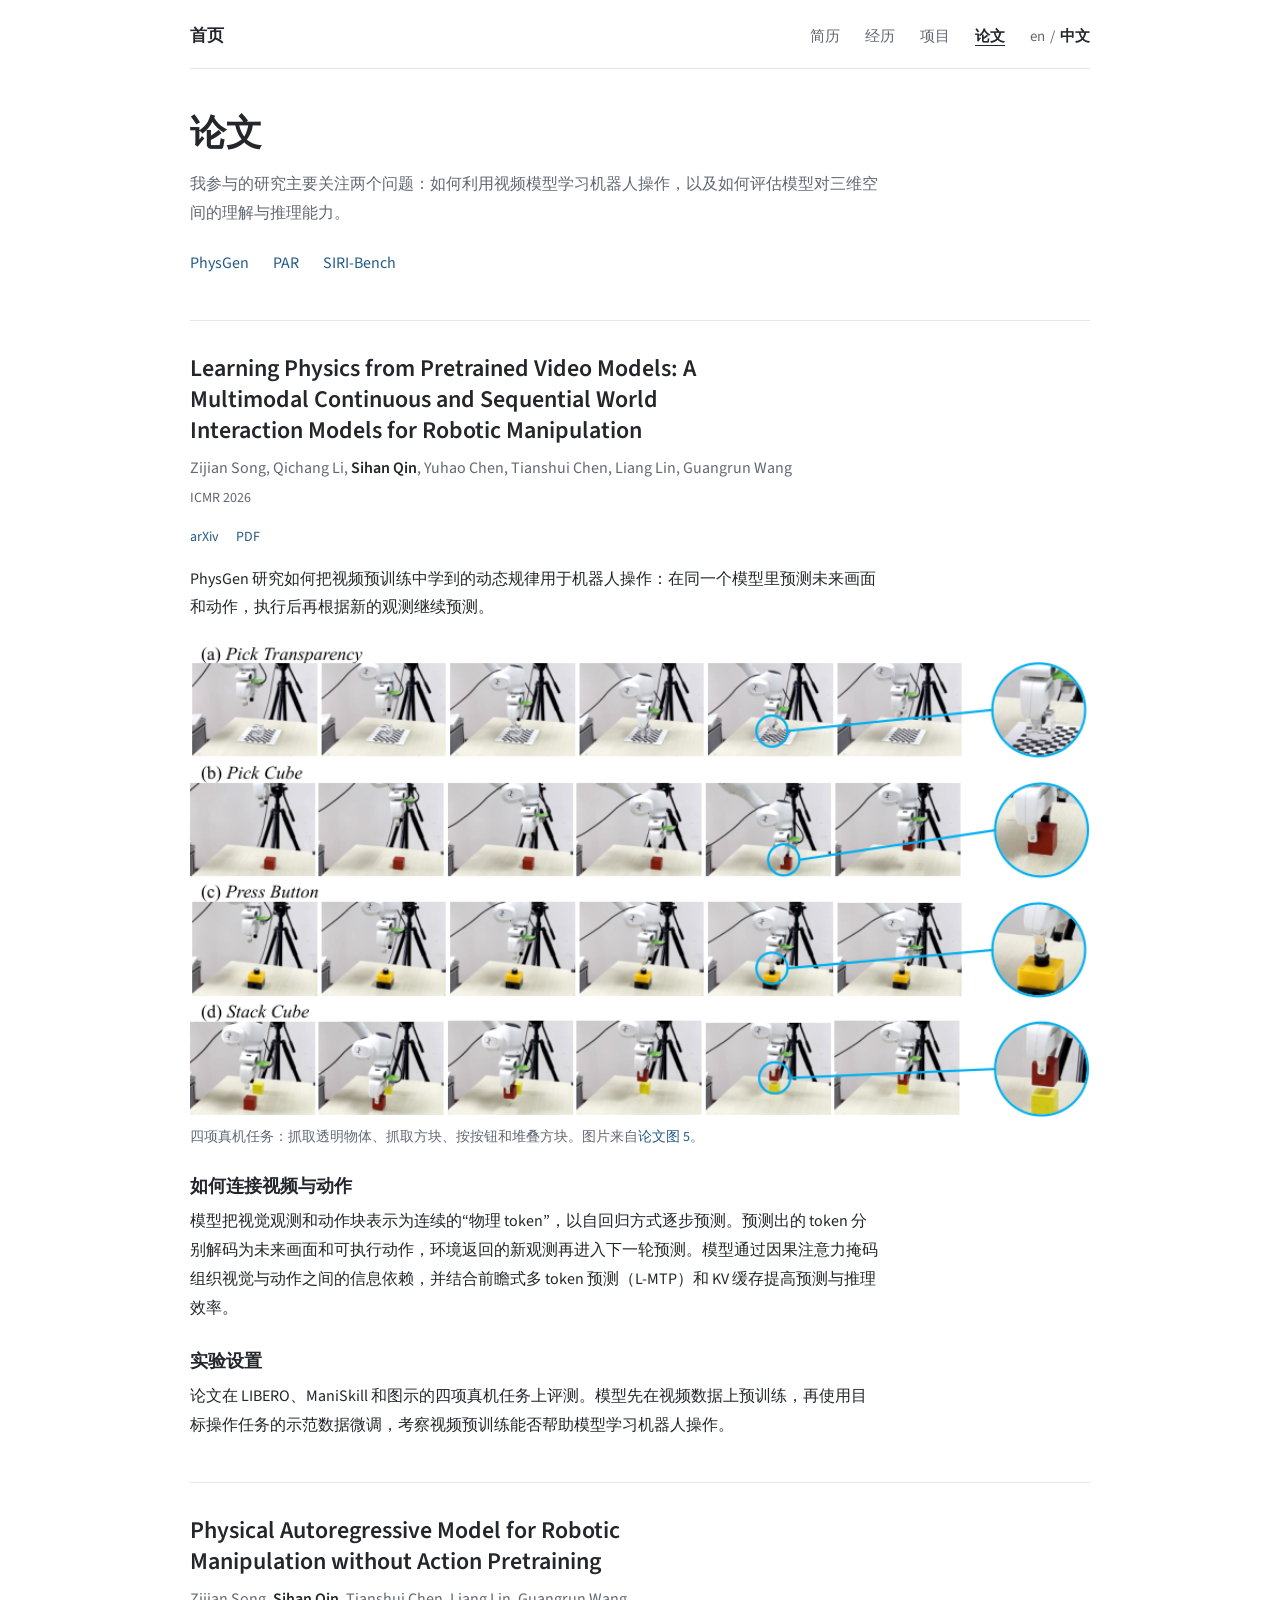
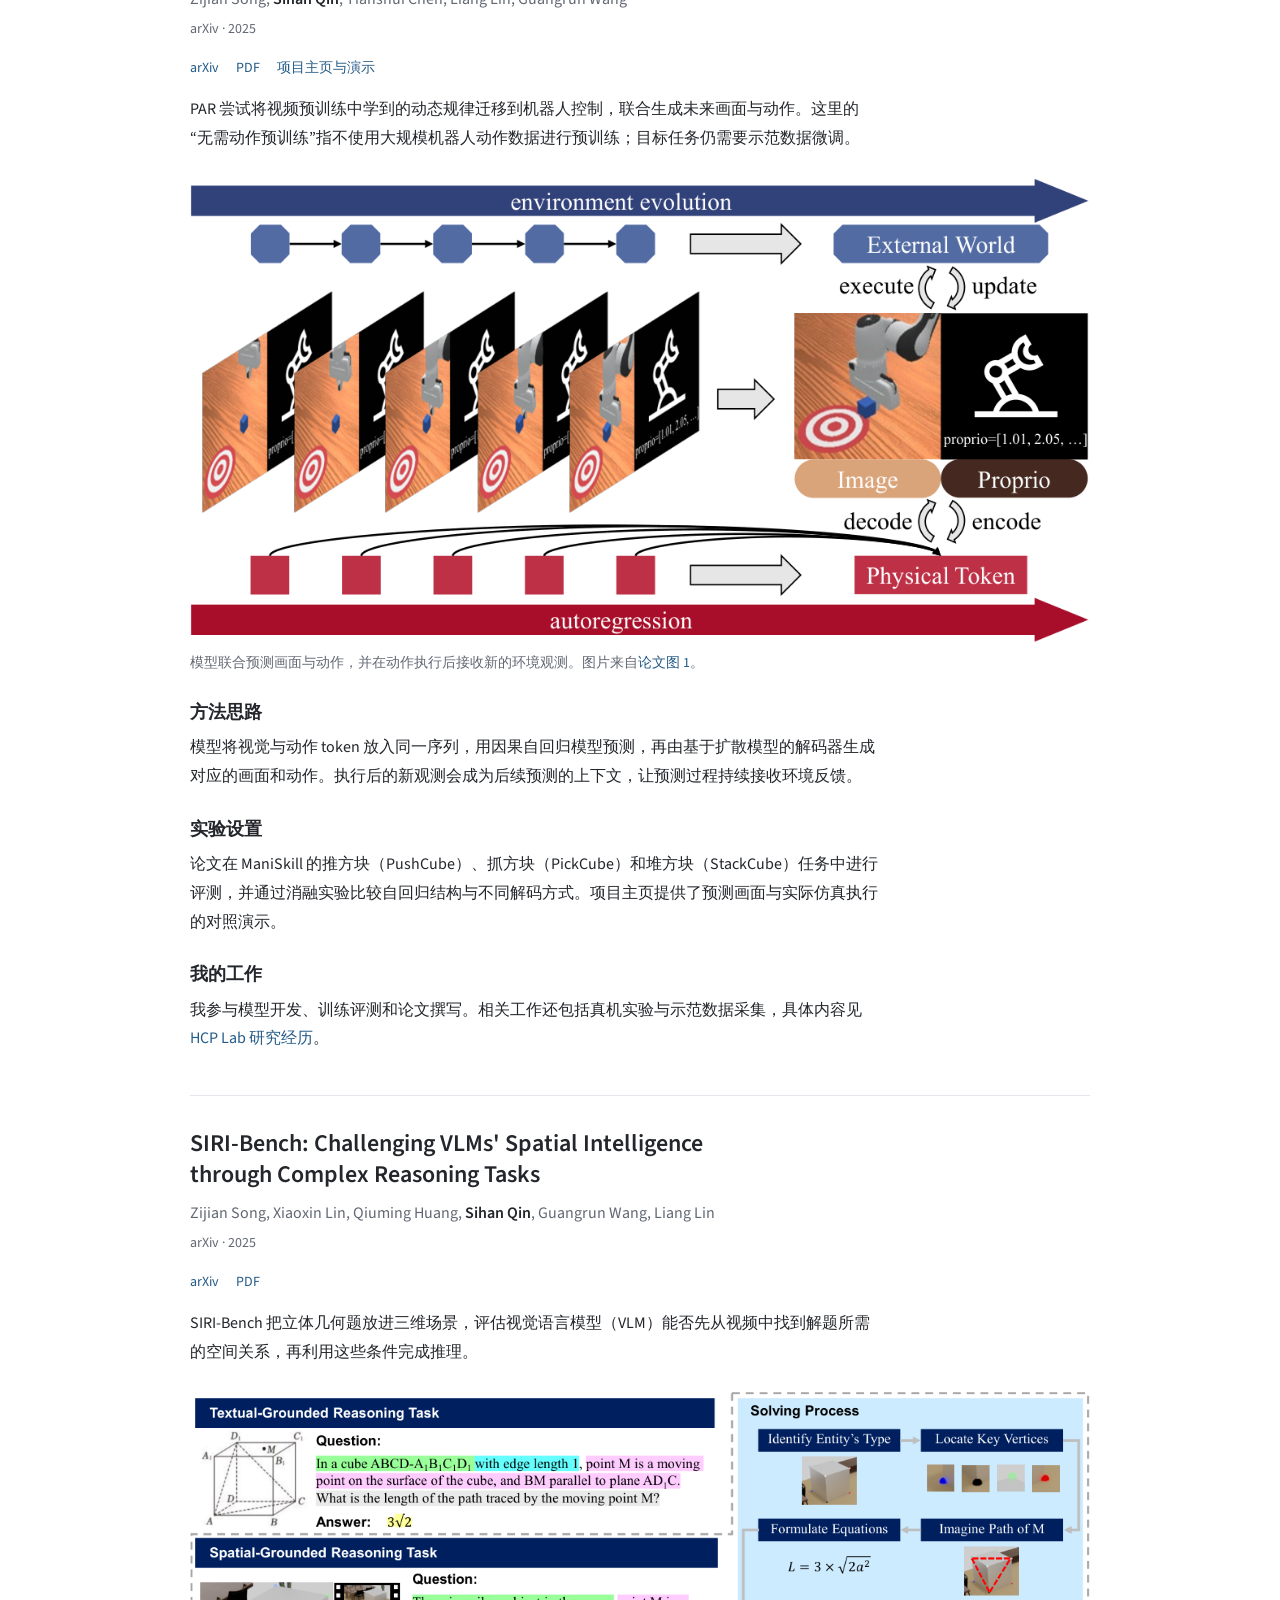
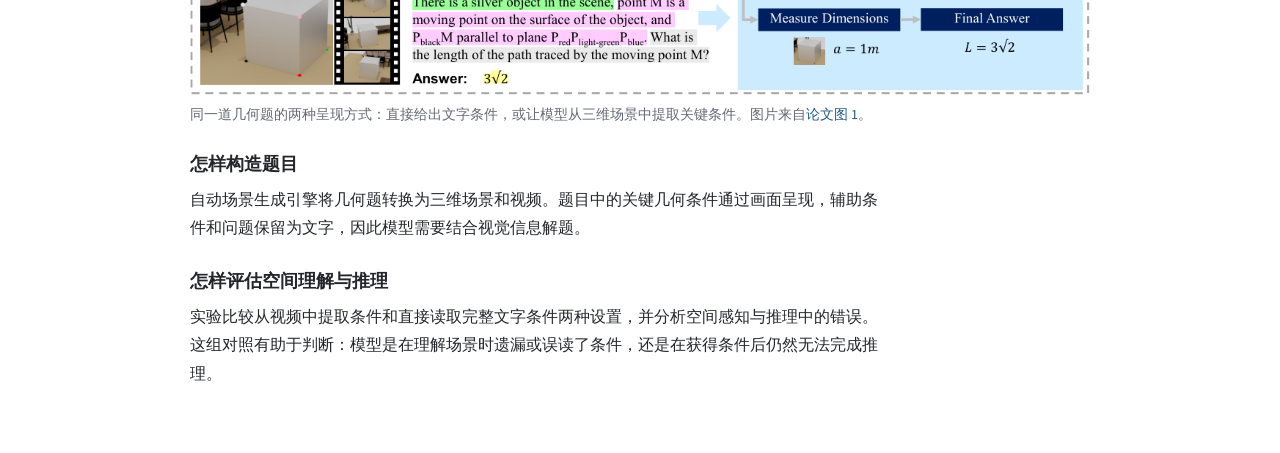
<file: publications-zh.html>
<!DOCTYPE html>
<html lang="zh-CN">
<head>
  <meta charset="UTF-8">
  <meta name="viewport" content="width=device-width, initial-scale=1.0">
  <meta name="description" content="Sihan Qin 关于世界模型、机器人操作与空间推理的论文。">
  <title>论文 | Sihan Qin</title>
  <link rel="preconnect" href="https://fonts.googleapis.com">
  <link rel="preconnect" href="https://fonts.gstatic.com" crossorigin>
  <link href="https://fonts.googleapis.com/css2?family=Source+Sans+3:wght@400;600;700&amp;display=swap" rel="stylesheet">
  <link rel="stylesheet" href="styles.css?v=20261103-experience-layout">
</head>
<body>
  <a class="skip-link" href="#main">跳转到正文</a>
  <div class="page">
    <header class="site-header">
      <a class="site-name" href="index-zh.html">首页</a>
      <nav class="site-nav" aria-label="主导航">
        <a href="cv-zh.html">简历</a>
        <a href="experience-zh.html">经历</a>
        <a href="projects-zh.html">项目</a>
        <a href="publications-zh.html" aria-current="page">论文</a>
        <span class="language-switch" role="group" aria-label="语言">
          <a href="publications.html" class="latin-text" lang="en" hreflang="en" aria-label="切换到英文">en</a><span aria-hidden="true">/</span><span class="current-language" lang="zh-CN" aria-label="当前语言：中文">中文</span>
        </span>
      </nav>
    </header>
    <main id="main">
      <h1 class="page-title">论文</h1>
      <p class="page-intro">我参与的研究主要关注两个问题：如何利用视频模型学习机器人操作，以及如何评估模型对三维空间的理解与推理能力。</p>
      <nav class="page-index" aria-label="本页论文"><a href="#physgen">PhysGen</a><a href="#par">PAR</a><a href="#siri-bench">SIRI-Bench</a></nav>

      <article class="work-detail" id="physgen" aria-labelledby="physgen-title">
        <h2 id="physgen-title">Learning Physics from Pretrained Video Models: A Multimodal Continuous and Sequential World Interaction Models for Robotic Manipulation</h2>
        <p class="authors">Zijian Song, Qichang Li, <strong>Sihan Qin</strong>, Yuhao Chen, Tianshui Chen, Liang Lin, Guangrun Wang</p>
        <p class="meta">ICMR 2026</p>
        <div class="links"><a href="https://arxiv.org/abs/2603.00110">arXiv</a><a href="https://arxiv.org/pdf/2603.00110">PDF</a></div>
        <p>PhysGen 研究如何把视频预训练中学到的动态规律用于机器人操作：在同一个模型里预测未来画面和动作，执行后再根据新的观测继续预测。</p>
        <figure class="detail-figure">
          <a href="assets/publications/physgen.png" aria-label="查看 PhysGen 实验原图"><img src="assets/publications/physgen.png" alt="四组真实机器人任务：抓取透明物体、抓取方块、按按钮和堆叠方块" loading="lazy"></a>
          <figcaption>四项真机任务：抓取透明物体、抓取方块、按按钮和堆叠方块。图片来自<a href="https://arxiv.org/html/2603.00110v2">论文图 5</a>。</figcaption>
        </figure>
        <h3>如何连接视频与动作</h3>
        <p>模型把视觉观测和动作块表示为连续的“物理 token”，以自回归方式逐步预测。预测出的 token 分别解码为未来画面和可执行动作，环境返回的新观测再进入下一轮预测。模型通过因果注意力掩码组织视觉与动作之间的信息依赖，并结合前瞻式多 token 预测（L-MTP）和 KV 缓存提高预测与推理效率。</p>
        <h3>实验设置</h3>
        <p>论文在 LIBERO、ManiSkill 和图示的四项真机任务上评测。模型先在视频数据上预训练，再使用目标操作任务的示范数据微调，考察视频预训练能否帮助模型学习机器人操作。</p>
      </article>

      <article class="work-detail" id="par" aria-labelledby="par-title">
        <h2 id="par-title">Physical Autoregressive Model for Robotic Manipulation without Action Pretraining</h2>
        <p class="authors">Zijian Song, <strong>Sihan Qin</strong>, Tianshui Chen, Liang Lin, Guangrun Wang</p>
        <p class="meta">arXiv · 2025</p>
        <div class="links"><a href="https://arxiv.org/abs/2508.09822">arXiv</a><a href="https://arxiv.org/pdf/2508.09822">PDF</a><a href="https://hcplab-sysu.github.io/PhysicalAutoregressiveModel/">项目主页与演示</a></div>
        <p>PAR 尝试将视频预训练中学到的动态规律迁移到机器人控制，联合生成未来画面与动作。这里的“无需动作预训练”指不使用大规模机器人动作数据进行预训练；目标任务仍需要示范数据微调。</p>
        <figure class="detail-figure">
          <a href="assets/publications/par.png" aria-label="查看物理自回归模型原图"><img src="assets/publications/par.png" alt="物理 token 联合表示画面与动作，用于联合预测，并在动作执行后接收新观测作为反馈" loading="lazy"></a>
          <figcaption>模型联合预测画面与动作，并在动作执行后接收新的环境观测。图片来自<a href="https://arxiv.org/html/2508.09822v4">论文图 1</a>。</figcaption>
        </figure>
        <h3>方法思路</h3>
        <p>模型将视觉与动作 token 放入同一序列，用因果自回归模型预测，再由基于扩散模型的解码器生成对应的画面和动作。执行后的新观测会成为后续预测的上下文，让预测过程持续接收环境反馈。</p>
        <h3>实验设置</h3>
        <p>论文在 ManiSkill 的推方块（PushCube）、抓方块（PickCube）和堆方块（StackCube）任务中进行评测，并通过消融实验比较自回归结构与不同解码方式。项目主页提供了预测画面与实际仿真执行的对照演示。</p>
        <h3>我的工作</h3>
        <p>我参与模型开发、训练评测和论文撰写。相关工作还包括真机实验与示范数据采集，具体内容见 <a href="experience-zh.html#hcp">HCP Lab 研究经历</a>。</p>
      </article>

      <article class="work-detail" id="siri-bench" aria-labelledby="siri-title">
        <h2 id="siri-title">SIRI-Bench: Challenging VLMs' Spatial Intelligence through Complex Reasoning Tasks</h2>
        <p class="authors">Zijian Song, Xiaoxin Lin, Qiuming Huang, <strong>Sihan Qin</strong>, Guangrun Wang, Liang Lin</p>
        <p class="meta">arXiv · 2025</p>
        <div class="links"><a href="https://arxiv.org/abs/2506.14512">arXiv</a><a href="https://arxiv.org/pdf/2506.14512">PDF</a></div>
        <p>SIRI-Bench 把立体几何题放进三维场景，评估视觉语言模型（VLM）能否先从视频中找到解题所需的空间关系，再利用这些条件完成推理。</p>
        <figure class="detail-figure">
          <a href="assets/publications/siri-bench.png" aria-label="查看 SIRI-Bench 任务示意原图"><img src="assets/publications/siri-bench.png" alt="对比以文字和示意图呈现的几何问题与嵌入三维场景的同一问题，并展示空间推理步骤" loading="lazy"></a>
          <figcaption>同一道几何题的两种呈现方式：直接给出文字条件，或让模型从三维场景中提取关键条件。图片来自<a href="https://arxiv.org/html/2506.14512v4">论文图 1</a>。</figcaption>
        </figure>
        <h3>怎样构造题目</h3>
        <p>自动场景生成引擎将几何题转换为三维场景和视频。题目中的关键几何条件通过画面呈现，辅助条件和问题保留为文字，因此模型需要结合视觉信息解题。</p>
        <h3>怎样评估空间理解与推理</h3>
        <p>实验比较从视频中提取条件和直接读取完整文字条件两种设置，并分析空间感知与推理中的错误。这组对照有助于判断：模型是在理解场景时遗漏或误读了条件，还是在获得条件后仍然无法完成推理。</p>
      </article>
    </main>
  </div>
</body>
</html>
</file>
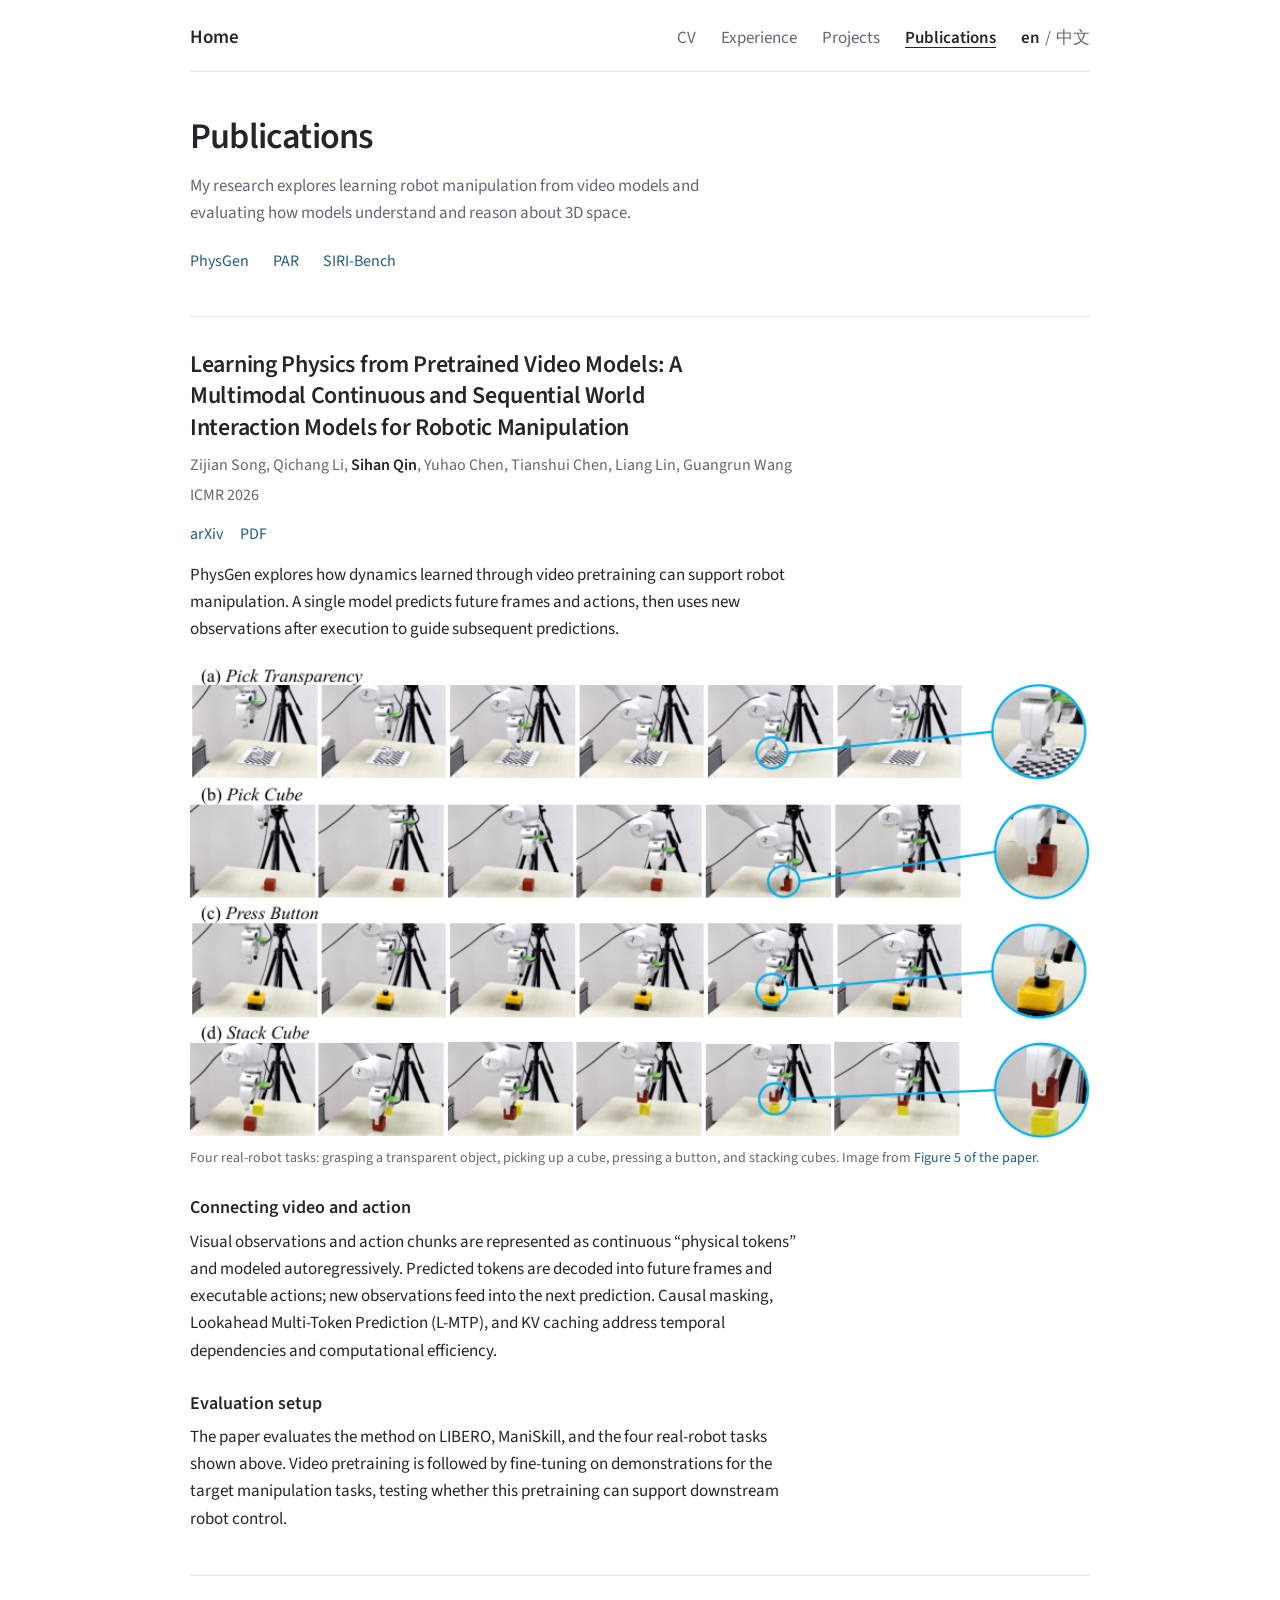
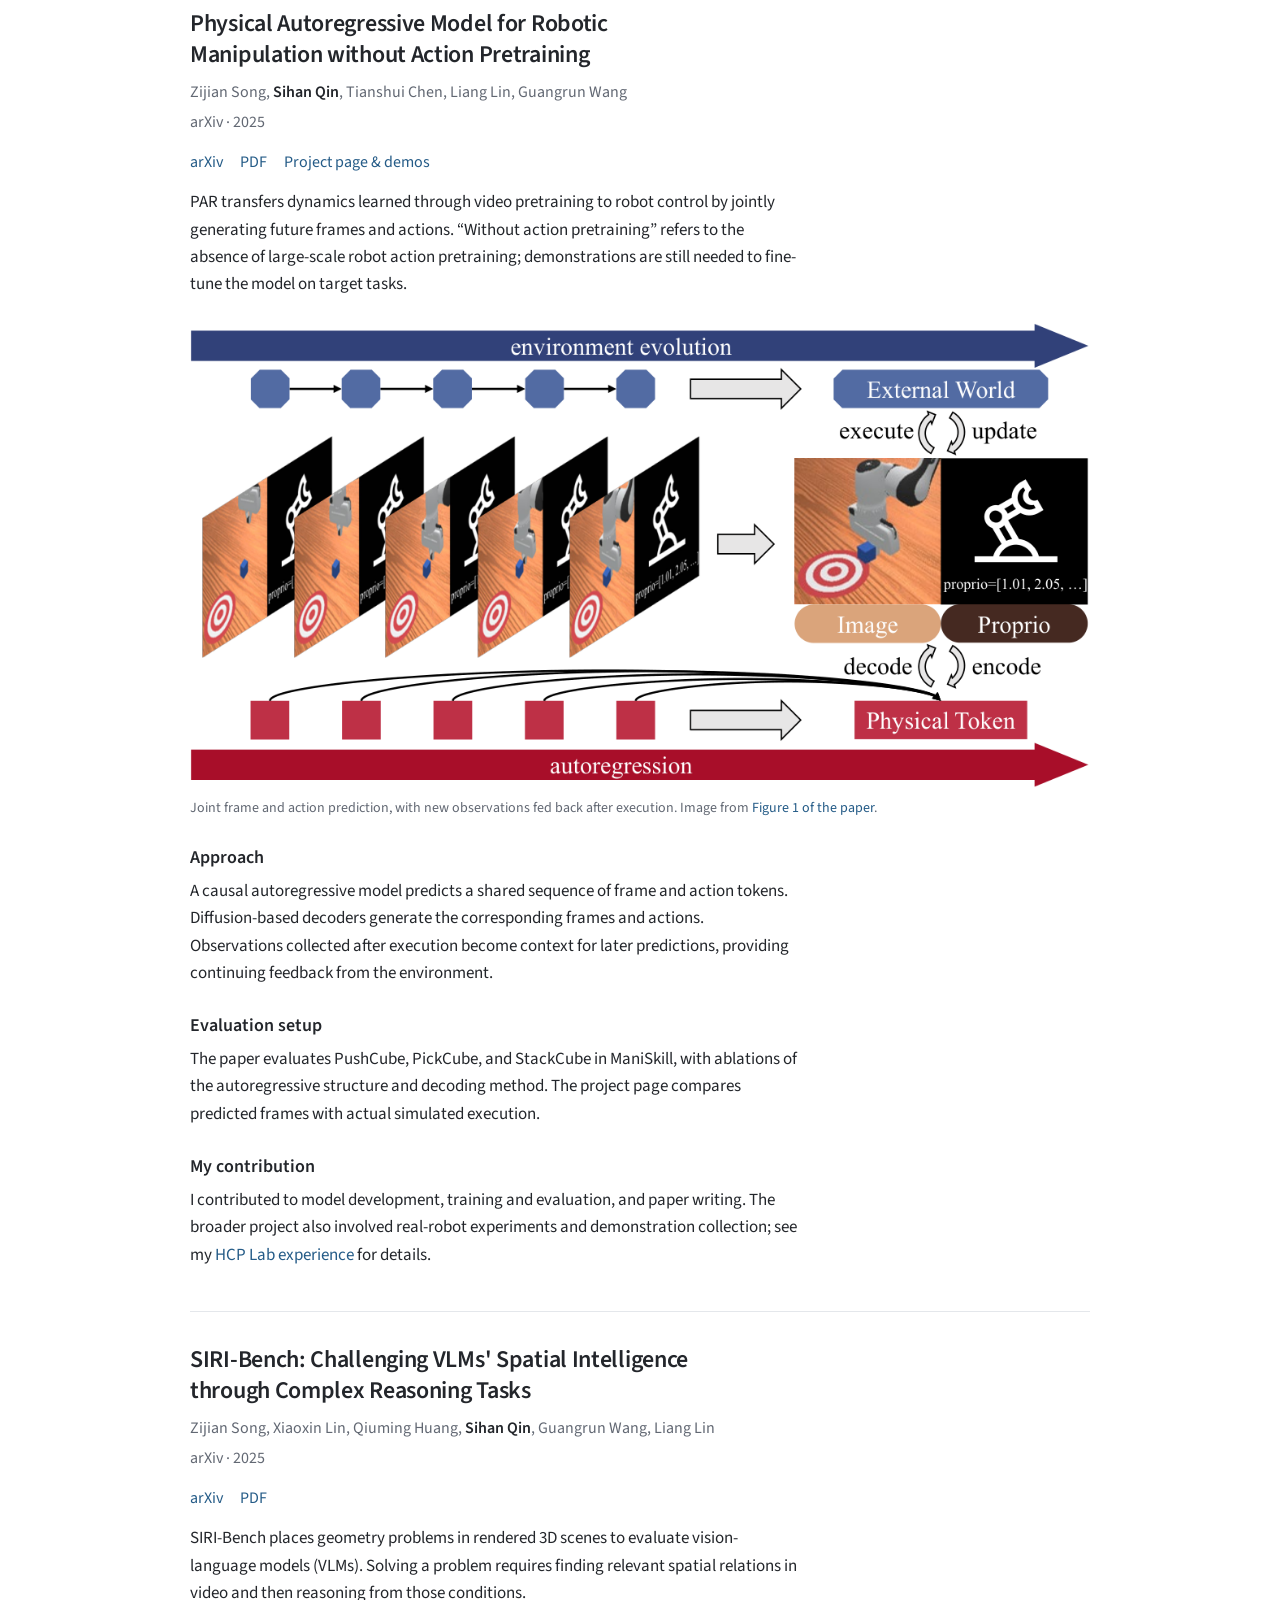
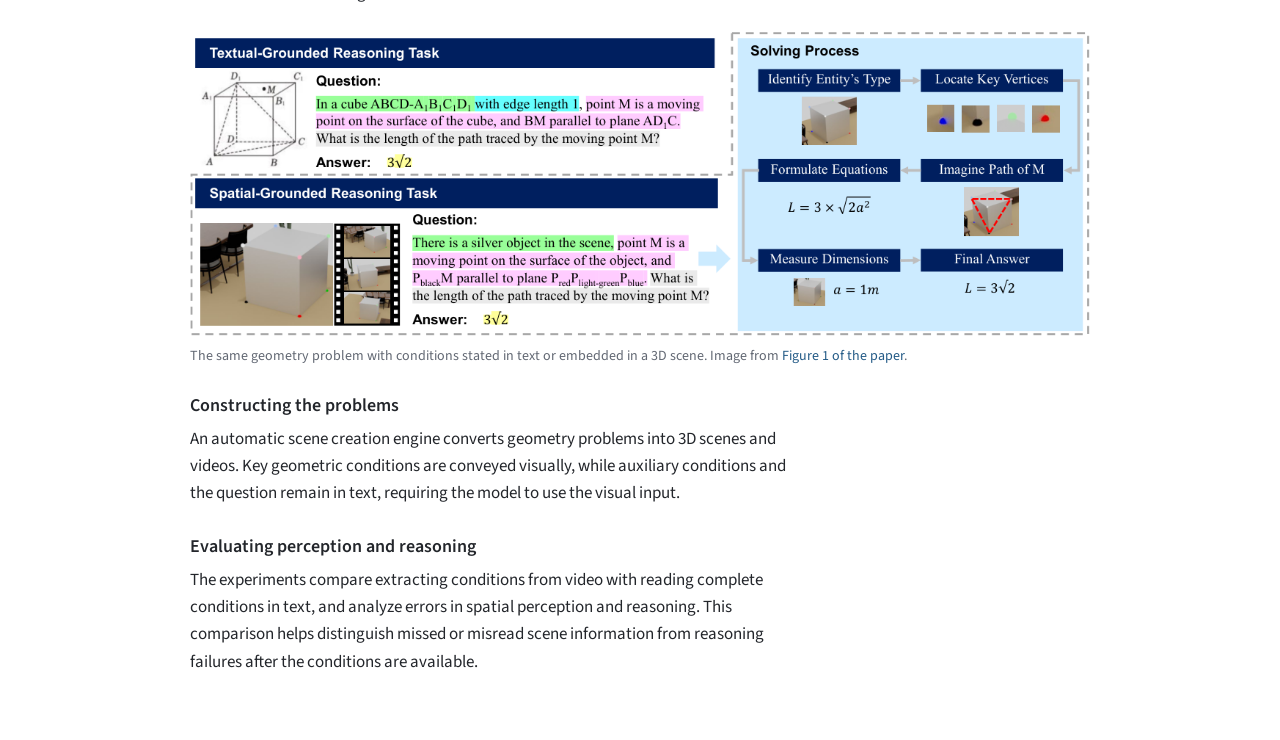
<file: publications.html>
<!DOCTYPE html>
<html lang="en">
<head>
  <meta charset="UTF-8">
  <meta name="viewport" content="width=device-width, initial-scale=1.0">
  <meta name="description" content="Publications by Sihan Qin on world models, robotic manipulation, and spatial reasoning.">
  <title>Publications | Sihan Qin</title>
  <link rel="preconnect" href="https://fonts.googleapis.com">
  <link rel="preconnect" href="https://fonts.gstatic.com" crossorigin>
  <link href="https://fonts.googleapis.com/css2?family=Source+Sans+3:wght@400;600;700&amp;display=swap" rel="stylesheet">
  <link rel="stylesheet" href="styles.css?v=20261103-experience-layout">
</head>
<body>
  <a class="skip-link" href="#main">Skip to content</a>
  <div class="page">
    <header class="site-header">
      <a class="site-name" href="index.html">Home</a>
      <nav class="site-nav" aria-label="Main navigation">
        <a href="cv.html">CV</a>
        <a href="experience.html">Experience</a>
        <a href="projects.html">Projects</a>
        <a href="publications.html" aria-current="page">Publications</a>
        <span class="language-switch" role="group" aria-label="Language">
          <span class="current-language" lang="en" aria-label="Current language: English">en</span><span aria-hidden="true">/</span><a href="publications-zh.html" lang="zh-CN" hreflang="zh-CN" aria-label="Switch to Chinese">中文</a>
        </span>
      </nav>
    </header>
    <main id="main">
      <h1 class="page-title">Publications</h1>
      <p class="page-intro">My research explores learning robot manipulation from video models and evaluating how models understand and reason about 3D space.</p>
      <nav class="page-index" aria-label="Publications on this page"><a href="#physgen">PhysGen</a><a href="#par">PAR</a><a href="#siri-bench">SIRI-Bench</a></nav>

      <article class="work-detail" id="physgen" aria-labelledby="physgen-title">
        <h2 id="physgen-title">Learning Physics from Pretrained Video Models: A Multimodal Continuous and Sequential World Interaction Models for Robotic Manipulation</h2>
        <p class="authors">Zijian Song, Qichang Li, <strong>Sihan Qin</strong>, Yuhao Chen, Tianshui Chen, Liang Lin, Guangrun Wang</p>
        <p class="meta">ICMR 2026</p>
        <div class="links"><a href="https://arxiv.org/abs/2603.00110">arXiv</a><a href="https://arxiv.org/pdf/2603.00110">PDF</a></div>
        <p>PhysGen explores how dynamics learned through video pretraining can support robot manipulation. A single model predicts future frames and actions, then uses new observations after execution to guide subsequent predictions.</p>
        <figure class="detail-figure">
          <a href="assets/publications/physgen.png" aria-label="Open the full-size PhysGen experiment figure"><img src="assets/publications/physgen.png" alt="Four rows of real-world robot tasks: picking a transparent object, picking a cube, pressing a button, and stacking cubes" loading="lazy"></a>
          <figcaption>Four real-robot tasks: grasping a transparent object, picking up a cube, pressing a button, and stacking cubes. Image from <a href="https://arxiv.org/html/2603.00110v2">Figure 5 of the paper</a>.</figcaption>
        </figure>
        <h3>Connecting video and action</h3>
        <p>Visual observations and action chunks are represented as continuous “physical tokens” and modeled autoregressively. Predicted tokens are decoded into future frames and executable actions; new observations feed into the next prediction. Causal masking, Lookahead Multi-Token Prediction (L-MTP), and KV caching address temporal dependencies and computational efficiency.</p>
        <h3>Evaluation setup</h3>
        <p>The paper evaluates the method on LIBERO, ManiSkill, and the four real-robot tasks shown above. Video pretraining is followed by fine-tuning on demonstrations for the target manipulation tasks, testing whether this pretraining can support downstream robot control.</p>
      </article>

      <article class="work-detail" id="par" aria-labelledby="par-title">
        <h2 id="par-title">Physical Autoregressive Model for Robotic Manipulation without Action Pretraining</h2>
        <p class="authors">Zijian Song, <strong>Sihan Qin</strong>, Tianshui Chen, Liang Lin, Guangrun Wang</p>
        <p class="meta">arXiv · 2025</p>
        <div class="links"><a href="https://arxiv.org/abs/2508.09822">arXiv</a><a href="https://arxiv.org/pdf/2508.09822">PDF</a><a href="https://hcplab-sysu.github.io/PhysicalAutoregressiveModel/">Project page &amp; demos</a></div>
        <p>PAR transfers dynamics learned through video pretraining to robot control by jointly generating future frames and actions. “Without action pretraining” refers to the absence of large-scale robot action pretraining; demonstrations are still needed to fine-tune the model on target tasks.</p>
        <figure class="detail-figure">
          <a href="assets/publications/par.png" aria-label="Open the full-size physical autoregression figure"><img src="assets/publications/par.png" alt="Physical tokens combine frame and action representations for joint prediction, with new observations fed back after action execution" loading="lazy"></a>
          <figcaption>Joint frame and action prediction, with new observations fed back after execution. Image from <a href="https://arxiv.org/html/2508.09822v4">Figure 1 of the paper</a>.</figcaption>
        </figure>
        <h3>Approach</h3>
        <p>A causal autoregressive model predicts a shared sequence of frame and action tokens. Diffusion-based decoders generate the corresponding frames and actions. Observations collected after execution become context for later predictions, providing continuing feedback from the environment.</p>
        <h3>Evaluation setup</h3>
        <p>The paper evaluates PushCube, PickCube, and StackCube in ManiSkill, with ablations of the autoregressive structure and decoding method. The project page compares predicted frames with actual simulated execution.</p>
        <h3>My contribution</h3>
        <p>I contributed to model development, training and evaluation, and paper writing. The broader project also involved real-robot experiments and demonstration collection; see my <a href="experience.html#hcp">HCP Lab experience</a> for details.</p>
      </article>

      <article class="work-detail" id="siri-bench" aria-labelledby="siri-title">
        <h2 id="siri-title">SIRI-Bench: Challenging VLMs' Spatial Intelligence through Complex Reasoning Tasks</h2>
        <p class="authors">Zijian Song, Xiaoxin Lin, Qiuming Huang, <strong>Sihan Qin</strong>, Guangrun Wang, Liang Lin</p>
        <p class="meta">arXiv · 2025</p>
        <div class="links"><a href="https://arxiv.org/abs/2506.14512">arXiv</a><a href="https://arxiv.org/pdf/2506.14512">PDF</a></div>
        <p>SIRI-Bench places geometry problems in rendered 3D scenes to evaluate vision-language models (VLMs). Solving a problem requires finding relevant spatial relations in video and then reasoning from those conditions.</p>
        <figure class="detail-figure">
          <a href="assets/publications/siri-bench.png" aria-label="Open the full-size SIRI-Bench task illustration"><img src="assets/publications/siri-bench.png" alt="A geometry problem presented as text and a diagram is compared with the same problem embedded in a three-dimensional scene, followed by the spatial reasoning steps" loading="lazy"></a>
          <figcaption>The same geometry problem with conditions stated in text or embedded in a 3D scene. Image from <a href="https://arxiv.org/html/2506.14512v4">Figure 1 of the paper</a>.</figcaption>
        </figure>
        <h3>Constructing the problems</h3>
        <p>An automatic scene creation engine converts geometry problems into 3D scenes and videos. Key geometric conditions are conveyed visually, while auxiliary conditions and the question remain in text, requiring the model to use the visual input.</p>
        <h3>Evaluating perception and reasoning</h3>
        <p>The experiments compare extracting conditions from video with reading complete conditions in text, and analyze errors in spatial perception and reasoning. This comparison helps distinguish missed or misread scene information from reasoning failures after the conditions are available.</p>
      </article>
    </main>
  </div>
</body>
</html>
</file>
<file: styles.css>
:root { color-scheme:light; --ink:#23262b; --muted:#626873; --link:#245b87; --line:#e4e7eb; }
* { box-sizing:border-box; }
html { scroll-behavior:smooth; scroll-padding-top:24px; }
body { margin:0; background:#fff; color:var(--ink); font-family:Calibri,"Source Sans 3",Arial,"PingFang SC","Microsoft YaHei",sans-serif; font-size:17px; line-height:1.6; }
img { display:block; max-width:100%; height:auto; }
a { color:var(--link); text-decoration:none; text-underline-offset:4px; }
a:hover { text-decoration:underline; }
a:focus-visible, summary:focus-visible { outline:2px solid var(--link); outline-offset:5px; }
h1,h2,h3,p,figure { margin:0; }
h1,h2,h3 { color:var(--ink); line-height:1.3; }
h1 { font-size:36px; font-weight:600; letter-spacing:-.8px; }
h2 { font-size:24px; font-weight:600; letter-spacing:-.3px; }
h3 { font-size:18px; font-weight:600; }
strong { font-weight:600; }
ul { margin:12px 0 0; padding-left:21px; }
li + li { margin-top:5px; }
.page { width:min(900px,calc(100% - 48px)); margin:0 auto; }
.skip-link { position:absolute; left:16px; top:-100px; padding:8px 12px; background:#fff; z-index:1; }
.skip-link:focus { top:8px; }
.site-header { display:flex; align-items:baseline; justify-content:space-between; gap:24px; padding:24px 0 18px; border-bottom:1px solid var(--line); }
.site-name { color:var(--ink); font-size:19px; font-weight:600; line-height:1.5; white-space:nowrap; }
.site-nav { display:flex; flex-wrap:wrap; gap:10px 25px; font-size:17px; line-height:1.5; }
.site-nav a { color:var(--muted); }
.site-header a[aria-current="page"] { color:var(--ink); text-decoration:underline; }
.site-nav a[aria-current="page"] { font-weight:600; }
.language-switch { display:inline-flex; align-items:baseline; gap:5px; white-space:nowrap; color:var(--muted); }
.current-language { color:var(--ink); font-weight:600; }
main { padding:42px 0 64px; }
.portrait { width:164px; height:164px; border-radius:50%; object-fit:cover; object-position:10% 1%; margin-top:8px; }
.links { display:flex; flex-wrap:wrap; align-items:center; gap:4px 17px; margin-top:14px; font-size:16px; }
.muted,.authors,.meta { color:var(--muted); }
.meta { font-size:16px; }
.authors { margin-top:5px; font-size:16px; line-height:1.5; }
.authors strong { color:var(--ink); }
.section { margin-top:43px; }
.section-heading { display:flex; align-items:baseline; justify-content:space-between; gap:20px; margin-bottom:21px; }
.section-heading > a { font-size:15px; white-space:nowrap; }
.publication-list { display:grid; gap:29px; }
.publication { display:grid; grid-template-columns:176px minmax(0,1fr); gap:25px; align-items:start; }
.publication-image { display:block; }
.publication-image img { width:100%; height:125px; object-fit:contain; object-position:left top; }
.publication h3 { font-size:18px; }
.publication .links { margin-top:7px; }
.entry-list { display:grid; gap:20px; }
.entry-heading { display:flex; flex-wrap:wrap; justify-content:space-between; align-items:baseline; gap:6px 24px; }
.entry-heading time,.entry-heading > .meta { color:var(--muted); font-size:16px; font-variant-numeric:tabular-nums; }
.entry p { margin-top:4px; }
.experience-icon { object-fit:contain; }
.experience-entry { display:grid; grid-template-columns:32px minmax(0,1fr); gap:10px; }
.experience-entry .experience-icon { width:32px; height:32px; margin-top:2px; }
.compact-list { list-style:none; padding:0; margin:0; }
.compact-list li + li { margin-top:8px; }
.page-title { margin-bottom:13px; }
.page-intro { max-width:65ch; color:var(--muted); }
.page-index { display:flex; flex-wrap:wrap; gap:8px 24px; margin-top:21px; font-size:16px; }
.work-detail { margin-top:42px; padding-top:32px; border-top:1px solid var(--line); }
.work-detail h2 { max-width:45ch; }
.work-detail > p { margin-top:14px; }
.work-detail > p,.work-detail > ul { max-width:76ch; }
.work-detail .meta { margin-top:6px; }
.work-detail .authors { margin-top:10px; }
.work-detail h3 { margin-top:27px; margin-bottom:9px; }
.work-detail h3 + p,.work-detail h3 + ul { margin-top:0; }
.experience-detail { position:relative; padding-left:64px; }
.experience-detail > .experience-icon { position:absolute; top:32px; left:0; width:44px; height:44px; }
.detail-figure { margin:25px 0; }
.detail-figure > a { display:block; }
.detail-figure img { width:100%; max-height:510px; object-fit:contain; }
figcaption { margin-top:10px; color:var(--muted); font-size:14px; line-height:1.5; }
.work-detail .entry-heading h2 { max-width:none; }
.project-badge img { height:20px; width:auto; }
@media screen {
  .home-page { position:relative; }
  .home-page::before,.home-page::after {
    content:"";
    position:absolute;
    pointer-events:none;
    width:clamp(14px, calc(50% - 560px), 188px);
    height:132px;
    background:url("assets/dry-brush.svg") left center / 188px 132px no-repeat;
    mask-image:linear-gradient(to right, #000 10%, transparent);
  }
  .home-page::before { left:0; top:10rem; }
  .home-page::after { right:0; top:39rem; transform:rotate(180deg); }
}
.home-page .page { width:min(1080px,calc(100% - 80px)); }
.home-page .links { font-size:16px; }
.home-page .meta { font-size:16px; line-height:1.6; }
.home-layout { display:grid; grid-template-columns:216px minmax(0,1fr); gap:64px; align-items:start; padding-top:48px; }
.home-sidebar,.home-content { min-width:0; }
.home-profile { grid-area:profile; }
.home-profile .portrait { width:112px; height:112px; margin:0 0 22px; }
.home-profile h1 { font-size:30px; line-height:1.25; margin-bottom:10px; }
.profile-location { display:flex; align-items:center; gap:7px; margin-bottom:14px; color:var(--muted); font-size:16px; line-height:1.5; }
.profile-location svg { flex:none; }
.home-profile .links { gap:5px 15px; margin-top:0; max-width:190px; }
.home-thought { grid-area:thought; padding-top:3px; }
.thought-quote { margin:0 0 28px; padding:2px 0 2px 20px; border-left:3px solid var(--line); font-style:italic; }
.thought-quote p { max-width:67ch; font-size:19px; line-height:1.65; }
.home-bio p { font-size:18px; line-height:1.6; }
.home-bio p + p { margin-top:18px; }
.home-work { grid-area:work; margin-top:44px; }
.home-layout .section-heading { margin-bottom:20px; }
.home-layout .section-heading h2 { font-size:22px; line-height:1.4; }
.featured-work { display:grid; gap:22px; }
.work-summary { display:grid; grid-template-columns:180px minmax(0,1fr); gap:24px; align-items:center; }
.work-summary + .work-summary { border-top:1px solid var(--line); padding-top:22px; }
.work-image { display:block; }
.work-image img { width:100%; aspect-ratio:4 / 3; height:auto; object-fit:contain; }
.work-heading { display:flex; flex-wrap:wrap; align-items:baseline; gap:2px 14px; color:var(--muted); font-size:15px; }
.work-heading > a { text-decoration:underline; }
.work-summary h3 { font-size:20px; line-height:1.4; }
.work-description > p { margin-top:9px; max-width:62ch; font-size:18px; line-height:1.6; }
.home-background { grid-area:background; border-top:1px solid var(--line); margin-top:32px; padding-top:20px; }
.home-background .section { margin:0; }
.home-background .section + .section { margin-top:24px; padding-top:24px; border-top:1px solid var(--line); }
.home-background .section-heading { margin-bottom:13px; gap:10px; }
.home-background .section-heading h2 { font-size:19px; }
.home-background .entry-heading { flex-direction:column; gap:2px; }
.home-background h3 { font-size:17px; font-weight:500; text-wrap:balance; }
.home-background .meta,.home-background .entry-heading time,.home-background .entry-heading > .meta { font-size:16px; line-height:1.6; }
.home-background .entry-list { gap:17px; }
.home-background .compact-list { font-size:16px; line-height:1.65; }
.personal-interests { display:flex; align-items:center; gap:12px; }
.game-badges { display:flex; align-items:center; gap:18px; }
.icon-badge { position:relative; display:inline-flex; align-items:center; justify-content:center; flex:none; cursor:default; outline:none; }
.personal-interests .icon-badge,.personal-interests .icon-badge img { width:40px; height:40px; }
.game-badges .icon-badge,.game-badges .icon-badge img { width:50px; height:50px; }
.icon-badge img { object-fit:contain; transition:transform .18s ease,filter .18s ease; }
.icon-badge:hover img,.icon-badge:focus-visible img { transform:translateY(-2px) scale(1.05); filter:drop-shadow(0 4px 8px rgba(35,38,43,.14)); }
.icon-badge:focus-visible { outline:2px solid var(--link); outline-offset:4px; border-radius:8px; }
.icon-tooltip { position:absolute; left:50%; top:calc(100% + 10px); z-index:10; display:flex; flex-direction:column; gap:2px; width:max-content; max-width:240px; padding:7px 11px; border-radius:8px; background:#23262b; color:#fff; font-size:13px; line-height:1.4; text-align:left; box-shadow:0 8px 20px rgba(35,38,43,.18); opacity:0; visibility:hidden; pointer-events:none; transform:translate(-50%,-4px); transition:opacity .12s ease,transform .12s ease,visibility .12s ease; }
.icon-tooltip strong { color:#fff; font-weight:600; font-size:13px; }
.icon-tooltip span { color:#cfd5de; font-size:12px; }
.icon-tooltip::after { content:""; position:absolute; bottom:100%; left:50%; transform:translateX(-50%); border:5px solid transparent; border-bottom-color:#23262b; }
.icon-badge:hover .icon-tooltip,.icon-badge:focus-visible .icon-tooltip { opacity:1; visibility:visible; transform:translate(-50%,0); }
.icon-badge:first-child .icon-tooltip { left:0; transform:translateY(-4px); }
.personal-interests .icon-badge:first-child .icon-tooltip::after { left:20px; transform:translateX(-50%); }
.game-badges .icon-badge:first-child .icon-tooltip::after { left:25px; transform:translateX(-50%); }
.icon-badge:first-child:hover .icon-tooltip,.icon-badge:first-child:focus-visible .icon-tooltip { transform:translateY(0); }
.home-publications { grid-area:publications; margin-top:48px; }
.home-publications .publication { grid-template-columns:136px minmax(0,1fr); gap:22px; }
.home-publications .publication-image img { height:101px; }
.home-publications .publication h3 { font-size:20px; line-height:1.4; }
.home-publications .authors { font-size:16px; line-height:1.6; }
html:lang(zh-CN) body { font-size:16px; line-height:1.8; }
html:lang(zh-CN) h1,html:lang(zh-CN) h2,html:lang(zh-CN) h3 { letter-spacing:0; }
html:lang(zh-CN) .site-name { font-size:17px; }
html:lang(zh-CN) .site-nav { font-size:15px; }
html:lang(zh-CN) .links,html:lang(zh-CN) .meta,html:lang(zh-CN) .entry-heading time { font-size:14px; }
html:lang(zh-CN) .home-layout .section-heading h2 { font-size:20px; }
html:lang(zh-CN) .home-background .section-heading h2 { font-size:17px; }
html:lang(zh-CN) .home-background h3 { font-size:15px; }
html:lang(zh-CN) .profile-location { font-size:14px; }
html:lang(zh-CN) .home-background .meta,html:lang(zh-CN) .home-background .entry-heading time,html:lang(zh-CN) .home-background .compact-list { font-size:14px; }
html:lang(zh-CN) .work-summary h3 { font-size:18px; }
html:lang(zh-CN) .home-page .latin-text { font-size:calc(1em + 2px); line-height:1; }
html:lang(zh-CN) .thought-quote p { max-width:30em; font-size:17px; line-height:1.85; text-wrap:balance; }
html:lang(zh-CN) .home-bio p { font-size:16px; line-height:1.8; }
html:lang(zh-CN) .work-description > p { max-width:none; font-size:16px; line-height:1.8; text-wrap:balance; }
html:lang(zh-CN) .work-detail > p,html:lang(zh-CN) .work-detail > ul,html:lang(zh-CN) .page-intro { max-width:43em; }
html:lang(zh-CN) .home-background .meta,html:lang(zh-CN) .home-background .entry-heading time,html:lang(zh-CN) .home-background .compact-list { line-height:1.75; }
@media(max-width:1100px) and (min-width:901px) {
  .home-layout { grid-template-columns:200px minmax(0,1fr); column-gap:40px; }
}
@media(max-width:900px) {
  .home-page .page { width:min(720px,calc(100% - 48px)); }
  .home-layout { grid-template-columns:minmax(0,1fr); grid-template-areas:"profile" "thought" "work" "publications" "background"; gap:34px; padding-top:32px; }
  .home-sidebar,.home-content { display:contents; }
  .home-work,.section.home-publications,.home-background { margin-top:0; }
  .home-profile { display:grid; grid-template-columns:112px minmax(0,1fr); gap:28px; align-items:start; }
  .home-profile .portrait { margin:3px 0 0; }
  .home-profile h1 { margin-bottom:10px; }
  .home-profile .links { margin-top:12px; max-width:none; }
  .home-thought { border-top:1px solid var(--line); padding-top:24px; }
  .home-background { display:grid; grid-template-columns:repeat(2,minmax(0,1fr)); gap:26px 32px; }
  .home-background .section { margin:0; }
  .home-background .section + .section { margin:0; padding:0; border:0; }
}
@media(max-width:640px) {
  .page { width:calc(100% - 36px); }
  .site-header { flex-direction:column; align-items:start; gap:10px; padding-top:18px; }
  .site-nav { gap:8px 12px; font-size:15px; }
  main { padding-top:29px; }
  .section { margin-top:35px; }
  .publication { grid-template-columns:124px minmax(0,1fr); gap:18px; }
  .publication-image img { height:98px; }
  .entry-heading { flex-direction:column; align-items:start; gap:3px; }
  .work-detail { margin-top:33px; padding-top:26px; }
  .work-detail h2 { font-size:23px; }
  .experience-detail { padding-left:0; }
  .experience-detail > .entry-heading,.experience-detail > .meta { padding-left:44px; }
  .experience-detail > .experience-icon { top:26px; width:32px; height:32px; }
  .home-page .page { width:calc(100% - 36px); }
  .home-profile { grid-template-columns:minmax(0,1fr) 82px; gap:17px; }
  .profile-copy { display:contents; }
  .home-profile h1 { grid-row:1; grid-column:1; align-self:center; margin:0; font-size:28px; }
  .home-profile .portrait { grid-row:1; grid-column:2; width:82px; height:82px; margin:0; }
  .home-profile .links { grid-column:1 / -1; margin:0; }
  .home-profile .profile-location { grid-column:1 / -1; margin:0; }
  .thought-quote { padding-left:16px; }
  .work-summary { grid-template-columns:minmax(0,1fr); gap:16px; }
  .work-image { max-width:240px; }
  .home-publications .publication { grid-template-columns:100px minmax(0,1fr); gap:17px; }
  .home-publications .publication-image img { height:80px; }
}
@media(max-width:480px) {
  .home-background { grid-template-columns:minmax(0,1fr); }
  .home-background .section + .section { padding-top:24px; border-top:1px solid var(--line); }
}
@media(max-width:440px) {
  .publication { grid-template-columns:1fr; gap:13px; }
  .publication-image img { width:200px; height:auto; max-height:125px; }
  .publication-list { gap:30px; }
  .section-heading { gap:12px; }
  .section-heading > a { font-size:14px; }
  .home-publications .publication { grid-template-columns:minmax(0,1fr); }
  .home-publications .publication-image img { width:200px; height:auto; max-height:125px; }
}
@media(prefers-reduced-motion:reduce) {
  html { scroll-behavior:auto; }
  .icon-badge img,.icon-tooltip { transition:none; }
}
</file>
